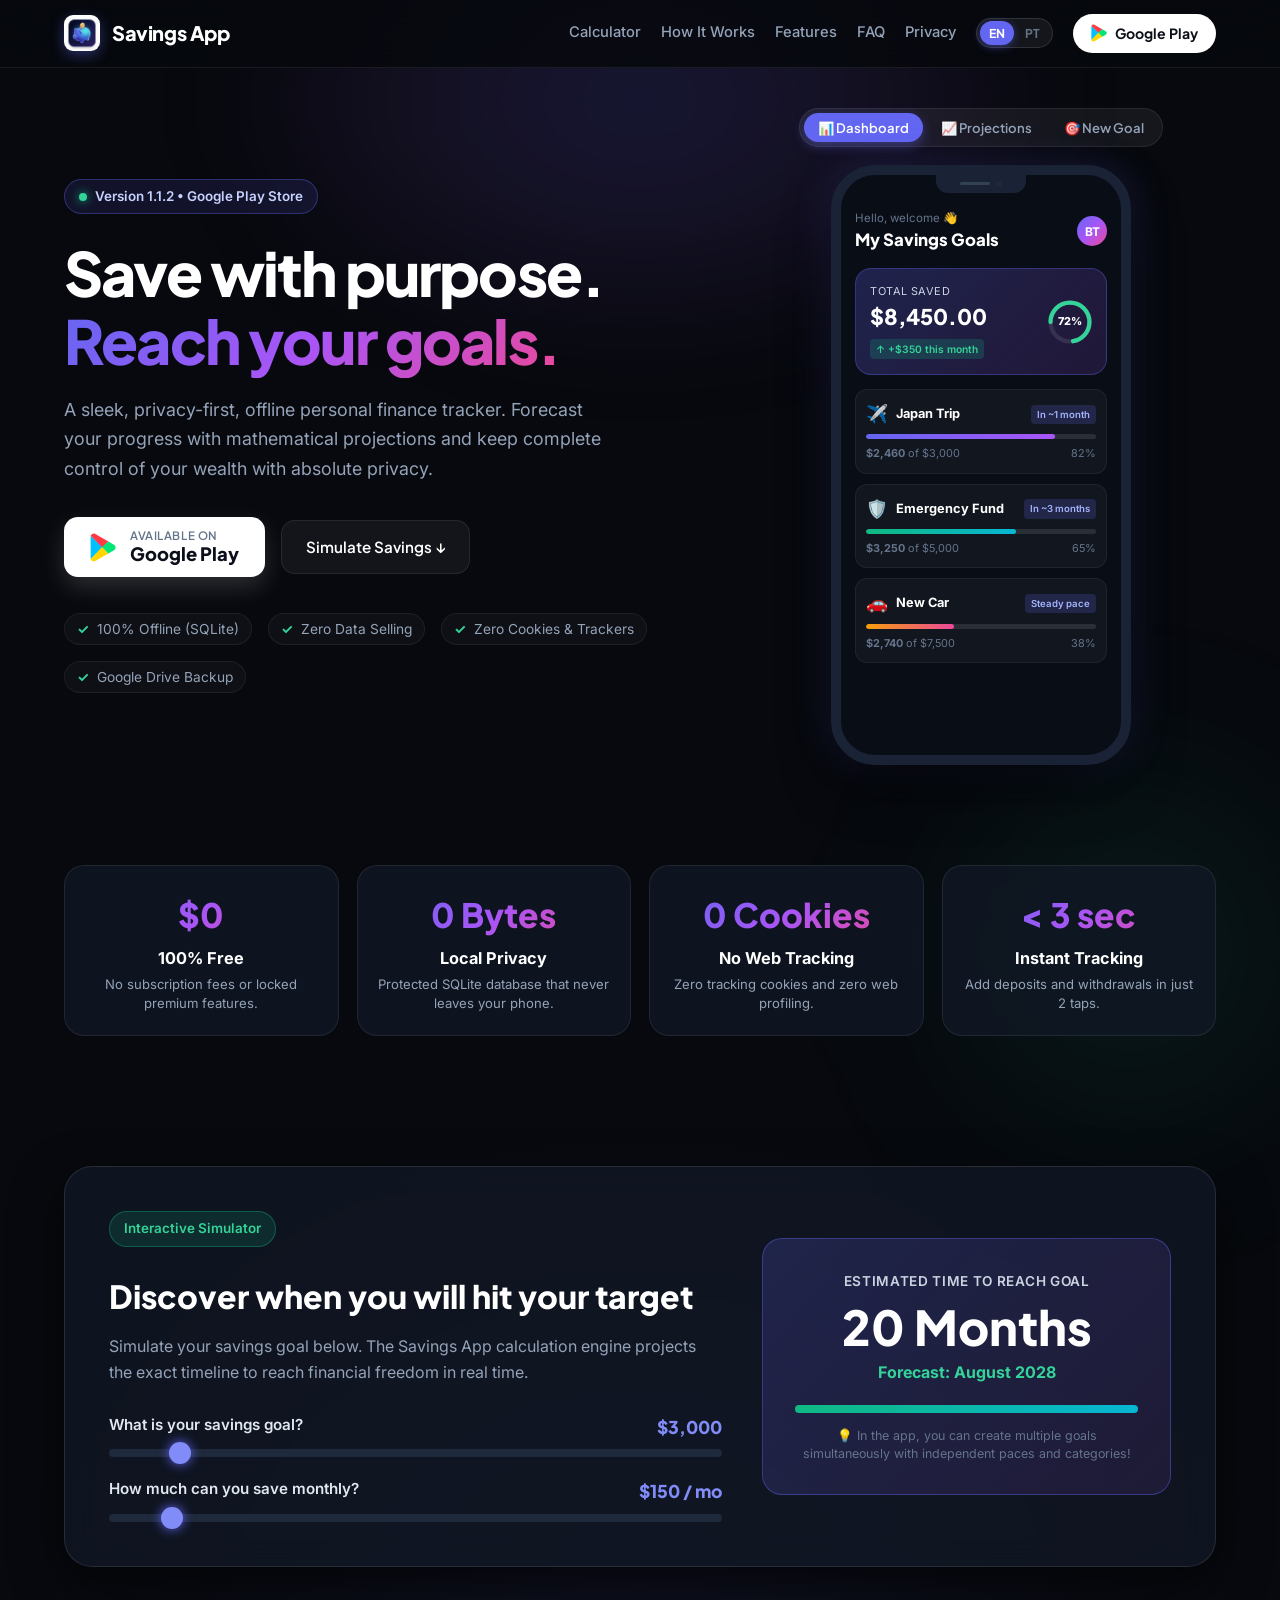
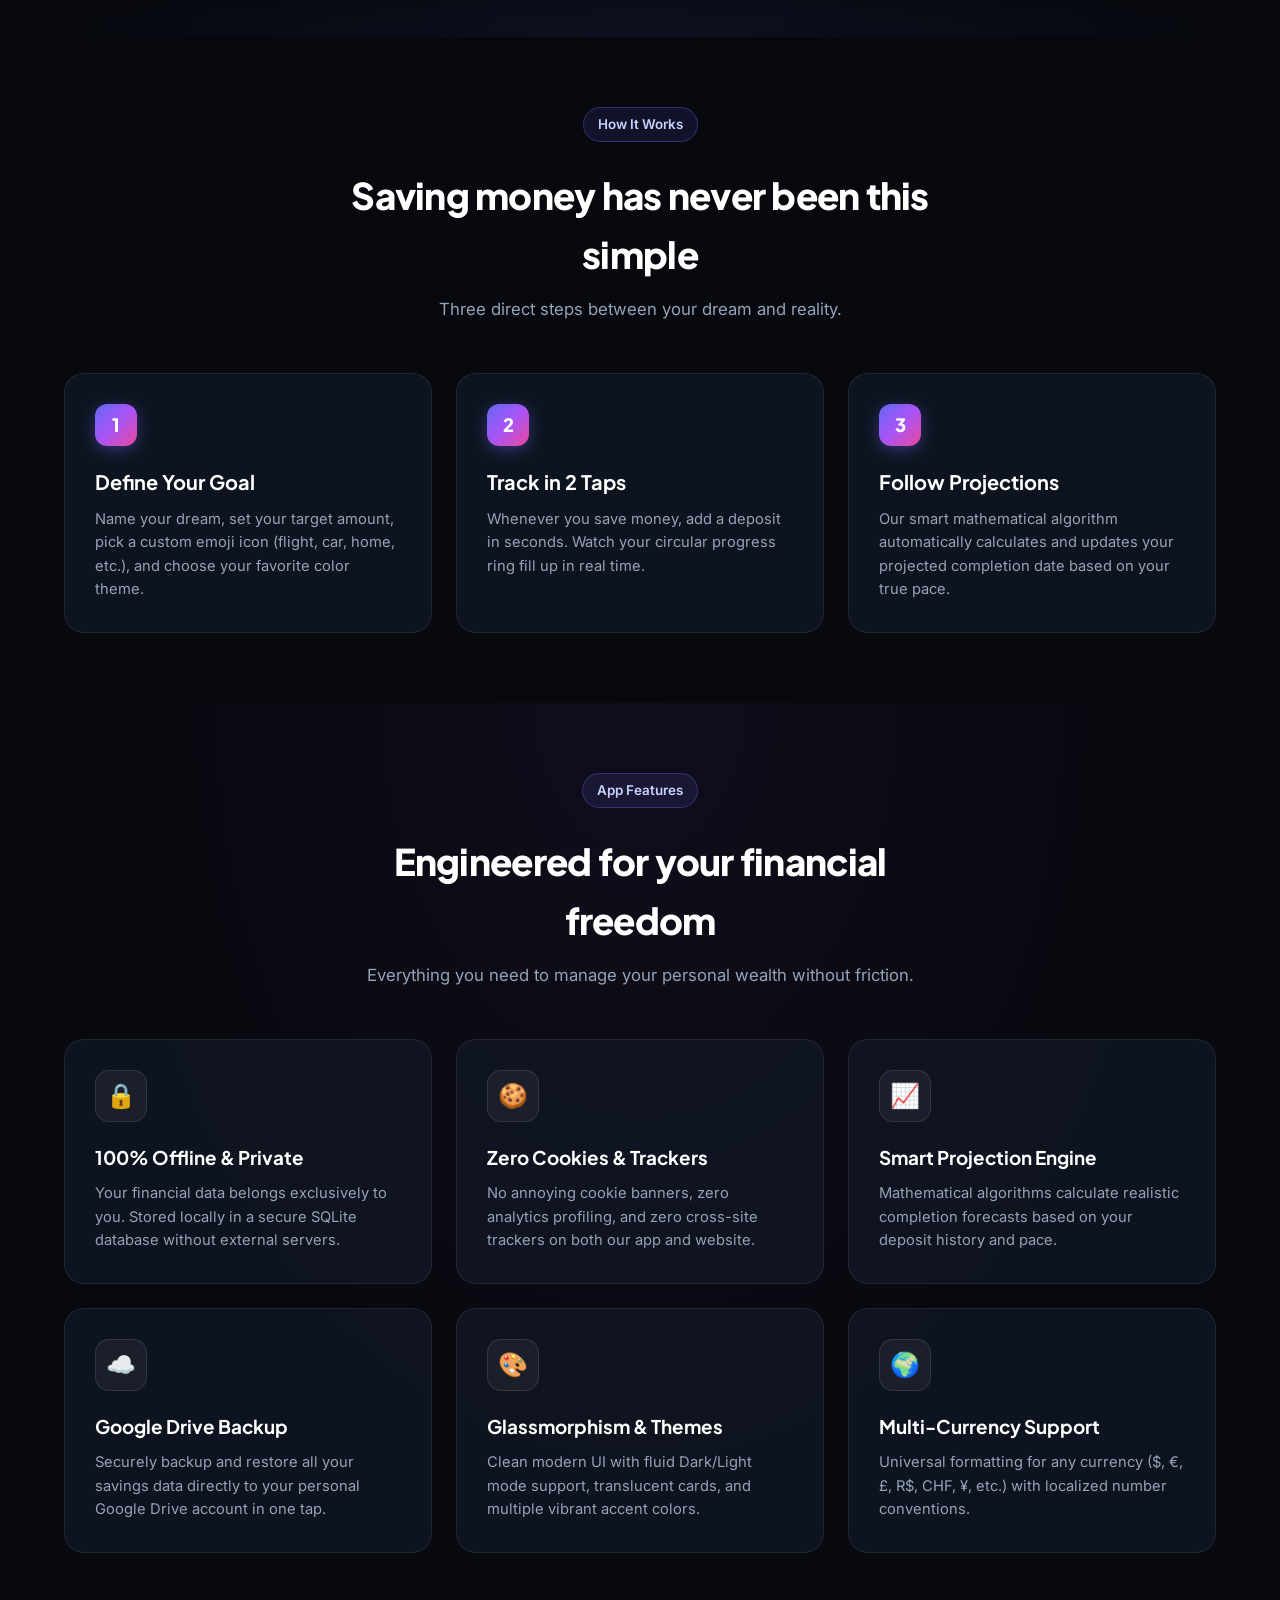
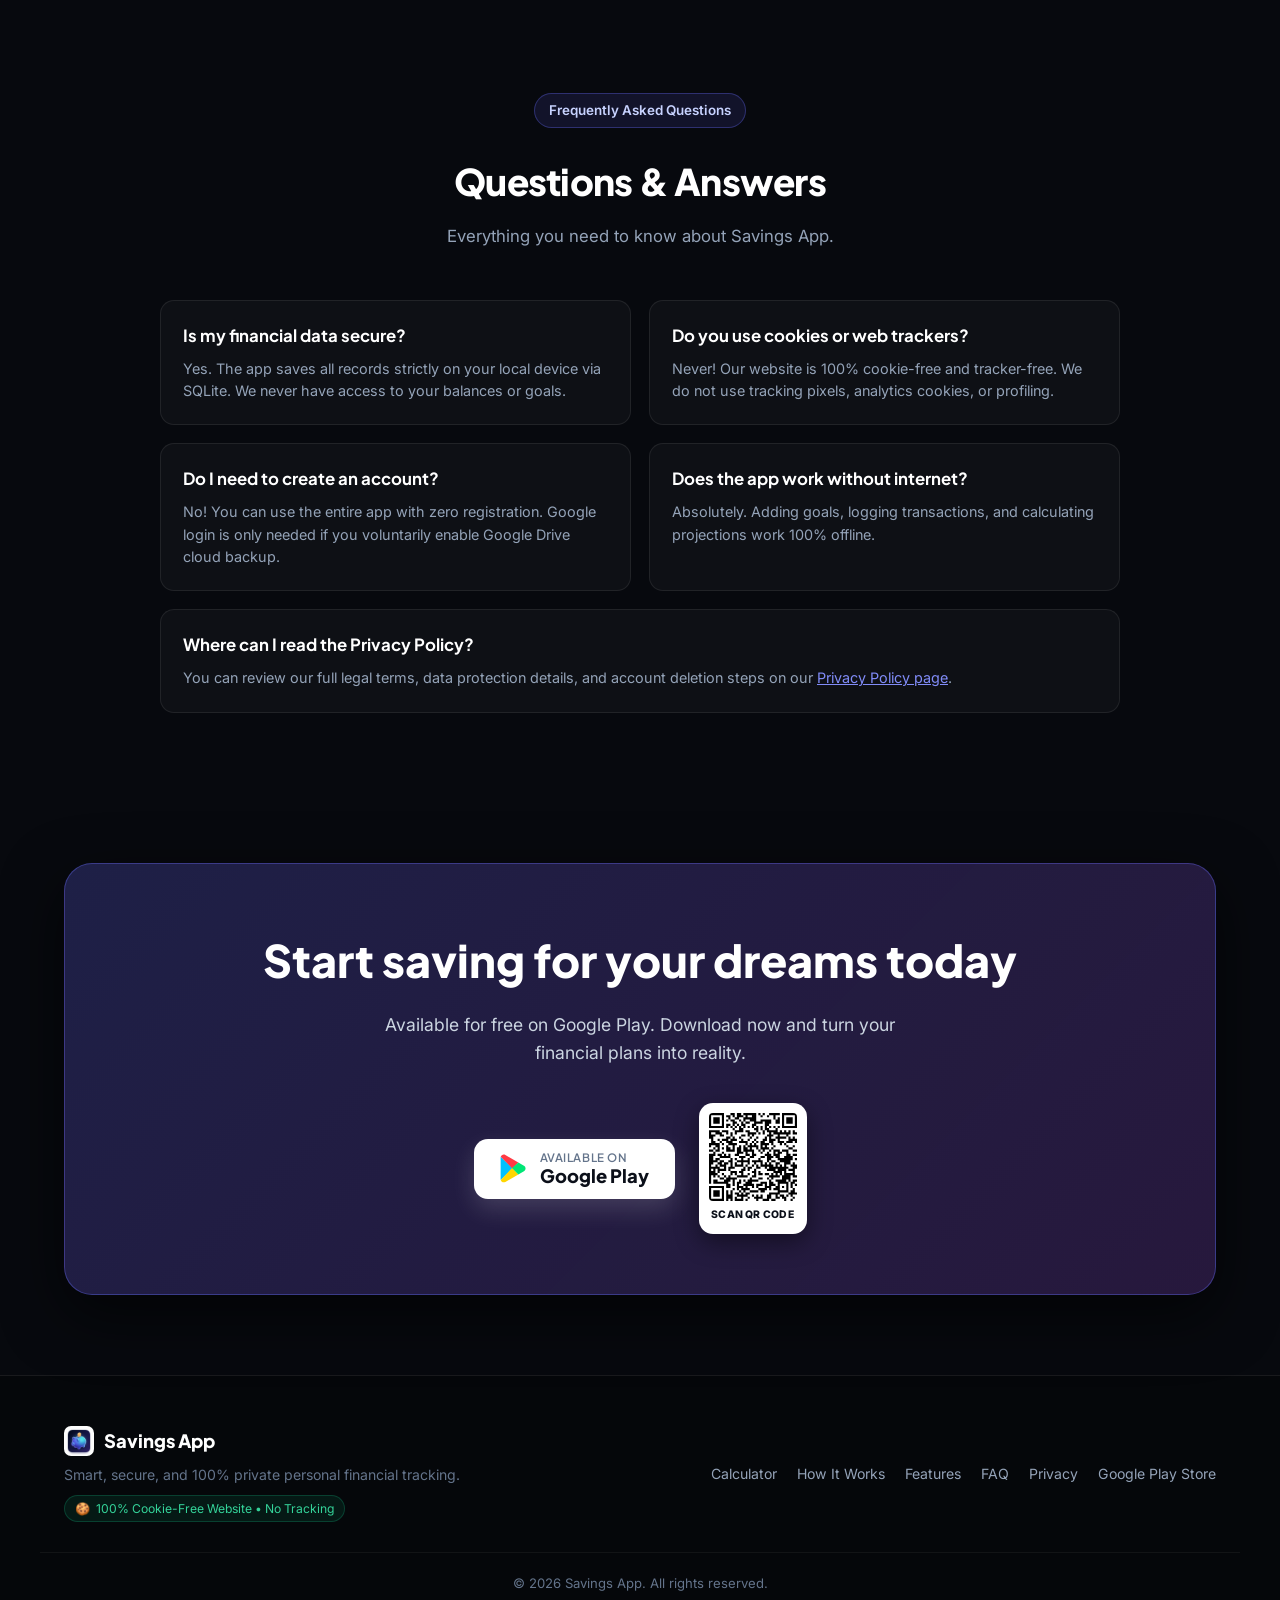
<file: index.html>
<!DOCTYPE html>
<html lang="en">

<head>
    <meta charset="UTF-8">
    <meta name="viewport" content="width=device-width, initial-scale=1.0, maximum-scale=5.0">
    <title id="doc-title">Savings App — Save with purpose. Reach your goals.</title>
    
    <!-- Meta & SEO -->
    <meta id="meta-desc" name="description" content="The offline-first, secure, and smart savings tracker app for Android. 100% Cookie-free website. Set goals, forecast progress with smart projections, and control your wealth.">
    <meta name="keywords" content="savings, savings app, personal finance, financial goals, offline-first, zero cookies, savings calculator, compound interest, google play">
    <meta id="og-title" property="og:title" content="Savings App — Save with purpose">
    <meta id="og-desc" property="og:description" content="Sleek, privacy-first, zero cookies, and intelligent personal finance tracker.">
    <meta property="og:image" content="assets/icon.png">
    
    <!-- Google Fonts -->
    <link rel="preconnect" href="https://fonts.googleapis.com">
    <link rel="preconnect" href="https://fonts.gstatic.com" crossorigin>
    <link href="https://fonts.googleapis.com/css2?family=Plus+Jakarta+Sans:wght@400;500;600;700;800&family=Inter:wght@400;500;600;700&display=swap" rel="stylesheet">
    
    <link rel="icon" type="image/png" href="assets/icon.png">

    <style>
        :root {
            --bg-dark: #07090e;
            --bg-surface: #0e131f;
            --bg-card: rgba(18, 24, 38, 0.75);
            --bg-card-hover: rgba(28, 38, 60, 0.9);
            --border-subtle: rgba(255, 255, 255, 0.08);
            --border-glow: rgba(99, 102, 241, 0.4);
            
            --text-primary: #ffffff;
            --text-secondary: #94a3b8;
            --text-muted: #64748b;
            
            --primary: #6366f1;
            --primary-light: #818cf8;
            --emerald: #10b981;
            --emerald-light: #34d399;
            --purple: #a855f7;
            --pink: #ec4899;
            --amber: #f59e0b;
            --cyan: #06b6d4;

            --grad-primary: linear-gradient(135deg, #6366f1 0%, #a855f7 50%, #ec4899 100%);
            --grad-accent: linear-gradient(135deg, #10b981 0%, #06b6d4 100%);
            --grad-card: linear-gradient(180deg, rgba(255, 255, 255, 0.04) 0%, rgba(255, 255, 255, 0.01) 100%);
            
            --radius-sm: 8px;
            --radius-md: 14px;
            --radius-lg: 20px;
            --radius-xl: 28px;
            --radius-full: 9999px;

            --font-head: 'Plus Jakarta Sans', -apple-system, BlinkMacSystemFont, sans-serif;
            --font-body: 'Inter', -apple-system, BlinkMacSystemFont, sans-serif;
        }

        *, *::before, *::after {
            margin: 0;
            padding: 0;
            box-sizing: border-box;
            -webkit-tap-highlight-color: transparent;
        }

        html {
            scroll-behavior: smooth;
            background-color: var(--bg-dark);
            color: var(--text-primary);
            font-family: var(--font-body);
            overflow-x: hidden;
            width: 100%;
        }

        body {
            background-color: var(--bg-dark);
            color: var(--text-primary);
            min-height: 100vh;
            overflow-x: hidden;
            width: 100%;
            position: relative;
            line-height: 1.6;
        }

        /* Ambient Glow Backgrounds */
        .ambient-glow-1 {
            position: absolute;
            top: -150px;
            left: 50%;
            transform: translateX(-50%);
            width: min(850px, 100vw);
            height: 500px;
            background: radial-gradient(ellipse at center, rgba(99, 102, 241, 0.18) 0%, rgba(168, 85, 247, 0.08) 45%, transparent 70%);
            filter: blur(60px);
            pointer-events: none;
            z-index: 0;
        }

        .ambient-glow-2 {
            position: absolute;
            top: 700px;
            right: -100px;
            width: 500px;
            height: 500px;
            background: radial-gradient(ellipse at center, rgba(16, 185, 129, 0.12) 0%, transparent 70%);
            filter: blur(80px);
            pointer-events: none;
            z-index: 0;
        }

        .container {
            max-width: 1200px;
            margin: 0 auto;
            padding: 0 24px;
            position: relative;
            z-index: 1;
        }

        /* ================= NAVIGATION ================= */
        .navbar {
            background: rgba(7, 9, 14, 0.85);
            backdrop-filter: blur(20px);
            border-bottom: 1px solid var(--border-subtle);
            position: sticky;
            top: 0;
            z-index: 1000;
            padding: 14px 0;
        }

        .nav-wrap {
            display: flex;
            align-items: center;
            justify-content: space-between;
            gap: 16px;
        }

        .nav-brand {
            display: flex;
            align-items: center;
            gap: 12px;
            text-decoration: none;
            color: #ffffff;
            font-family: var(--font-head);
            font-weight: 800;
            font-size: 1.25rem;
            letter-spacing: -0.02em;
        }

        .nav-logo {
            width: 36px;
            height: 36px;
            border-radius: 9px;
            box-shadow: 0 4px 14px rgba(99, 102, 241, 0.4);
            object-fit: cover;
        }

        .nav-menu {
            display: flex;
            align-items: center;
            gap: 20px;
        }

        .nav-link {
            color: var(--text-secondary);
            text-decoration: none;
            font-size: 0.92rem;
            font-weight: 500;
            transition: color 0.2s ease;
        }

        .nav-link:hover {
            color: #ffffff;
        }

        /* Language Switcher */
        .lang-switcher {
            display: inline-flex;
            align-items: center;
            background: rgba(255, 255, 255, 0.06);
            border: 1px solid rgba(255, 255, 255, 0.12);
            border-radius: var(--radius-full);
            padding: 2px 3px;
            gap: 2px;
        }

        .lang-btn {
            background: transparent;
            border: none;
            color: var(--text-muted);
            font-family: var(--font-head);
            font-size: 0.76rem;
            font-weight: 700;
            padding: 4px 9px;
            border-radius: var(--radius-full);
            cursor: pointer;
            transition: all 0.2s ease;
        }

        .lang-btn:hover {
            color: #ffffff;
        }

        .lang-btn.active {
            background: var(--primary);
            color: #ffffff;
            box-shadow: 0 2px 8px rgba(99, 102, 241, 0.45);
        }

        .btn-nav-play {
            background: #ffffff;
            color: #0b0f19;
            font-family: var(--font-head);
            font-weight: 700;
            font-size: 0.88rem;
            padding: 8px 18px;
            border-radius: var(--radius-full);
            text-decoration: none;
            display: inline-flex;
            align-items: center;
            gap: 8px;
            transition: transform 0.2s ease, box-shadow 0.2s ease;
        }

        .btn-nav-play:hover {
            transform: translateY(-1px);
            box-shadow: 0 6px 20px rgba(255, 255, 255, 0.25);
        }

        /* ================= HERO SECTION ================= */
        .hero {
            padding: 40px 0 80px;
            position: relative;
        }

        .hero-grid {
            display: grid;
            grid-template-columns: 1.15fr 0.85fr;
            gap: 48px;
            align-items: center;
        }

        .hero-left {
            display: flex;
            flex-direction: column;
            align-items: flex-start;
        }

        .pill-badge {
            display: inline-flex;
            align-items: center;
            gap: 8px;
            padding: 6px 14px;
            background: rgba(99, 102, 241, 0.12);
            border: 1px solid rgba(99, 102, 241, 0.35);
            border-radius: var(--radius-full);
            color: #c7d2fe;
            font-size: 0.84rem;
            font-weight: 600;
            margin-bottom: 24px;
        }

        .pill-dot {
            width: 8px;
            height: 8px;
            background: var(--emerald-light);
            border-radius: 50%;
            box-shadow: 0 0 10px var(--emerald);
            animation: pulse-dot 2s infinite;
        }

        @keyframes pulse-dot {
            0%, 100% { opacity: 1; transform: scale(1); }
            50% { opacity: 0.4; transform: scale(0.85); }
        }

        .hero-title {
            font-family: var(--font-head);
            font-size: clamp(2.4rem, 4.8vw, 3.8rem);
            font-weight: 800;
            line-height: 1.12;
            letter-spacing: -0.03em;
            margin-bottom: 20px;
        }

        .grad-text {
            background: var(--grad-primary);
            -webkit-background-clip: text;
            -webkit-text-fill-color: transparent;
        }

        .hero-sub {
            font-size: 1.12rem;
            color: var(--text-secondary);
            line-height: 1.65;
            margin-bottom: 34px;
            max-width: 540px;
        }

        .hero-cta-group {
            display: flex;
            align-items: center;
            gap: 16px;
            flex-wrap: wrap;
            margin-bottom: 36px;
        }

        .btn-play-hero {
            background: #ffffff;
            color: #0b0f19;
            padding: 12px 26px;
            border-radius: var(--radius-md);
            text-decoration: none;
            display: inline-flex;
            align-items: center;
            gap: 14px;
            font-family: var(--font-head);
            box-shadow: 0 10px 25px rgba(255, 255, 255, 0.15);
            transition: all 0.25s ease;
        }

        .btn-play-hero:hover {
            transform: translateY(-2px);
            box-shadow: 0 14px 35px rgba(255, 255, 255, 0.3);
        }

        .btn-play-text {
            display: flex;
            flex-direction: column;
            text-align: left;
            line-height: 1.2;
        }

        .btn-play-sub {
            font-size: 0.72rem;
            color: #64748b;
            font-weight: 600;
            text-transform: uppercase;
            letter-spacing: 0.05em;
        }

        .btn-play-main {
            font-size: 1.15rem;
            font-weight: 800;
            color: #0b0f19;
        }

        .btn-secondary {
            background: rgba(255, 255, 255, 0.05);
            border: 1px solid var(--border-subtle);
            color: #ffffff;
            padding: 14px 24px;
            border-radius: var(--radius-md);
            font-family: var(--font-head);
            font-weight: 600;
            font-size: 0.95rem;
            text-decoration: none;
            transition: all 0.2s ease;
        }

        .btn-secondary:hover {
            background: rgba(255, 255, 255, 0.1);
            border-color: rgba(255, 255, 255, 0.2);
        }

        .hero-chips {
            display: flex;
            gap: 16px;
            flex-wrap: wrap;
        }

        .hero-chip {
            display: flex;
            align-items: center;
            gap: 8px;
            font-size: 0.86rem;
            color: var(--text-secondary);
            background: rgba(255, 255, 255, 0.03);
            border: 1px solid rgba(255, 255, 255, 0.06);
            padding: 4px 12px;
            border-radius: var(--radius-full);
        }

        .hero-chip-icon {
            color: var(--emerald-light);
            font-weight: bold;
        }

        /* ================= SMARTPHONE MOCKUP ================= */
        .mockup-container {
            display: flex;
            flex-direction: column;
            align-items: center;
            position: relative;
        }

        .mockup-tabs {
            display: flex;
            background: rgba(255, 255, 255, 0.06);
            padding: 4px;
            border-radius: var(--radius-full);
            margin-bottom: 18px;
            border: 1px solid var(--border-subtle);
            gap: 4px;
        }

        .mockup-tab-btn {
            background: transparent;
            border: none;
            color: var(--text-secondary);
            font-family: var(--font-head);
            font-size: 0.82rem;
            font-weight: 600;
            padding: 6px 14px;
            border-radius: var(--radius-full);
            cursor: pointer;
            transition: all 0.2s ease;
        }

        .mockup-tab-btn.active {
            background: var(--primary);
            color: #ffffff;
            box-shadow: 0 4px 12px rgba(99, 102, 241, 0.4);
        }

        .phone-frame {
            width: 300px;
            height: 600px;
            background: #090d16;
            border: 10px solid #1a2336;
            border-radius: 44px;
            box-shadow: 0 25px 60px -15px rgba(0, 0, 0, 0.9), 0 0 40px rgba(99, 102, 241, 0.2);
            position: relative;
            overflow: hidden;
            display: flex;
            flex-direction: column;
        }

        .phone-island {
            width: 90px;
            height: 18px;
            background: #1a2336;
            border-radius: 0 0 12px 12px;
            margin: 0 auto;
            position: relative;
            z-index: 10;
            display: flex;
            align-items: center;
            justify-content: center;
            gap: 6px;
        }

        .island-speaker {
            width: 30px;
            height: 3px;
            background: #334155;
            border-radius: 2px;
        }

        .island-lens {
            width: 6px;
            height: 6px;
            background: #1e293b;
            border-radius: 50%;
        }

        .phone-body {
            flex: 1;
            padding: 16px 14px;
            display: flex;
            flex-direction: column;
            overflow: hidden;
            position: relative;
        }

        .phone-screen-view {
            display: none;
            flex-direction: column;
            height: 100%;
            animation: fadeIn 0.3s ease;
        }

        .phone-screen-view.active {
            display: flex;
        }

        @keyframes fadeIn {
            from { opacity: 0; transform: translateY(6px); }
            to { opacity: 1; transform: translateY(0); }
        }

        /* Mockup Header */
        .phone-header {
            display: flex;
            justify-content: space-between;
            align-items: center;
            margin-bottom: 14px;
        }

        .phone-user {
            display: flex;
            flex-direction: column;
        }

        .phone-user-sub {
            font-size: 0.72rem;
            color: var(--text-muted);
        }

        .phone-user-title {
            font-size: 1.05rem;
            font-weight: 800;
            font-family: var(--font-head);
            color: #ffffff;
        }

        .phone-avatar {
            width: 30px;
            height: 30px;
            border-radius: 50%;
            background: var(--grad-primary);
            display: flex;
            align-items: center;
            justify-content: center;
            font-size: 0.75rem;
            font-weight: 700;
            color: #fff;
        }

        /* Mockup Total Balance Card */
        .mock-balance-card {
            background: linear-gradient(135deg, rgba(99, 102, 241, 0.25) 0%, rgba(168, 85, 247, 0.15) 100%);
            border: 1px solid rgba(99, 102, 241, 0.35);
            border-radius: 16px;
            padding: 14px;
            margin-bottom: 14px;
            display: flex;
            justify-content: space-between;
            align-items: center;
        }

        .mock-balance-label {
            font-size: 0.68rem;
            color: #cbd5e1;
            text-transform: uppercase;
            letter-spacing: 0.04em;
        }

        .mock-balance-val {
            font-size: 1.35rem;
            font-weight: 800;
            font-family: var(--font-head);
            color: #ffffff;
        }

        .mock-balance-pill {
            display: inline-block;
            font-size: 0.64rem;
            background: rgba(16, 185, 129, 0.2);
            color: #34d399;
            padding: 2px 6px;
            border-radius: 4px;
            font-weight: 600;
            margin-top: 2px;
        }

        /* Mockup Progress Ring */
        .ring-svg-wrap {
            position: relative;
            width: 44px;
            height: 44px;
        }

        .ring-svg {
            transform: rotate(-90deg);
        }

        .ring-circle-bg {
            stroke: rgba(255, 255, 255, 0.1);
        }

        .ring-circle-progress {
            stroke: var(--emerald-light);
            stroke-dasharray: 100, 100;
            stroke-dashoffset: 28;
            stroke-linecap: round;
        }

        .ring-text {
            position: absolute;
            top: 50%;
            left: 50%;
            transform: translate(-50%, -50%);
            font-size: 0.68rem;
            font-weight: 800;
            color: #ffffff;
        }

        /* Mockup Goal Items */
        .mock-items {
            display: flex;
            flex-direction: column;
            gap: 10px;
            overflow-y: auto;
        }

        .mock-item {
            background: rgba(255, 255, 255, 0.04);
            border: 1px solid rgba(255, 255, 255, 0.06);
            border-radius: 12px;
            padding: 10px;
        }

        .mock-item-head {
            display: flex;
            justify-content: space-between;
            align-items: center;
            margin-bottom: 6px;
        }

        .mock-item-left {
            display: flex;
            align-items: center;
            gap: 8px;
        }

        .mock-emoji {
            font-size: 1.1rem;
        }

        .mock-item-name {
            font-size: 0.8rem;
            font-weight: 700;
            color: #ffffff;
        }

        .mock-proj-tag {
            font-size: 0.6rem;
            background: rgba(99, 102, 241, 0.2);
            color: #a5b4fc;
            padding: 2px 6px;
            border-radius: 4px;
            font-weight: 600;
        }

        .mock-bar-wrap {
            height: 5px;
            background: rgba(255, 255, 255, 0.1);
            border-radius: 3px;
            overflow: hidden;
            margin-bottom: 6px;
        }

        .mock-bar-fill {
            height: 100%;
            border-radius: 3px;
        }

        .fill-japan { width: 82%; background: linear-gradient(90deg, #6366f1, #a855f7); }
        .fill-shield { width: 65%; background: linear-gradient(90deg, #10b981, #06b6d4); }
        .fill-car { width: 38%; background: linear-gradient(90deg, #f59e0b, #ec4899); }

        .mock-item-foot {
            display: flex;
            justify-content: space-between;
            font-size: 0.68rem;
            color: var(--text-muted);
        }

        /* Screen 2 Projections */
        .proj-card {
            background: rgba(255, 255, 255, 0.04);
            border: 1px solid rgba(255, 255, 255, 0.08);
            border-radius: 14px;
            padding: 12px;
            margin-bottom: 12px;
        }

        .proj-badge {
            display: inline-block;
            font-size: 0.62rem;
            color: #34d399;
            font-weight: 700;
            text-transform: uppercase;
            margin-bottom: 4px;
        }

        .proj-date {
            font-size: 1.15rem;
            font-weight: 800;
            color: #ffffff;
            margin-bottom: 4px;
        }

        .proj-desc {
            font-size: 0.72rem;
            color: var(--text-secondary);
            line-height: 1.4;
        }

        .history-mini-list {
            display: flex;
            flex-direction: column;
            gap: 6px;
            margin-top: 6px;
        }

        .hist-item {
            display: flex;
            justify-content: space-between;
            font-size: 0.72rem;
            background: rgba(255, 255, 255, 0.02);
            padding: 6px 8px;
            border-radius: 6px;
            color: #cbd5e1;
        }

        .hist-plus {
            color: var(--emerald-light);
            font-weight: 700;
        }

        /* Screen 3 Create Goal */
        .mock-create-form {
            display: flex;
            flex-direction: column;
            gap: 8px;
        }

        .mock-input-box {
            background: rgba(255, 255, 255, 0.04);
            border: 1px solid rgba(255, 255, 255, 0.1);
            border-radius: 8px;
            padding: 8px;
            font-size: 0.72rem;
            color: #cbd5e1;
        }

        .mock-icon-grid {
            display: flex;
            gap: 6px;
            margin: 4px 0;
        }

        .mock-icon-chip {
            background: rgba(255, 255, 255, 0.06);
            border-radius: 6px;
            padding: 6px;
            font-size: 0.9rem;
            cursor: pointer;
        }

        .mock-icon-chip.selected {
            background: rgba(99, 102, 241, 0.4);
            border: 1px solid var(--primary);
        }

        /* ================= STATS SECTION ================= */
        .stats-section {
            padding: 20px 0 60px;
        }

        .stats-grid {
            display: grid;
            grid-template-columns: repeat(4, 1fr);
            gap: 18px;
        }

        .stat-card {
            background: var(--bg-card);
            border: 1px solid var(--border-subtle);
            border-radius: var(--radius-lg);
            padding: 22px 18px;
            text-align: center;
            backdrop-filter: blur(10px);
            transition: transform 0.2s ease;
        }

        .stat-card:hover {
            transform: translateY(-3px);
            border-color: rgba(99, 102, 241, 0.3);
        }

        .stat-number {
            font-family: var(--font-head);
            font-size: 2.1rem;
            font-weight: 800;
            background: var(--grad-primary);
            -webkit-background-clip: text;
            -webkit-text-fill-color: transparent;
            margin-bottom: 4px;
        }

        .stat-label {
            font-weight: 700;
            font-size: 1.02rem;
            margin-bottom: 4px;
            color: #ffffff;
        }

        .stat-sub {
            font-size: 0.82rem;
            color: var(--text-secondary);
            line-height: 1.45;
        }

        /* ================= INTERACTIVE CALCULATOR ================= */
        .calculator-section {
            padding: 70px 0;
            background: radial-gradient(ellipse at bottom, rgba(99, 102, 241, 0.08) 0%, transparent 70%);
        }

        .calc-wrapper {
            background: var(--bg-card);
            border: 1px solid rgba(255, 255, 255, 0.1);
            border-radius: var(--radius-xl);
            padding: 44px;
            backdrop-filter: blur(16px);
            display: grid;
            grid-template-columns: 1.2fr 0.8fr;
            gap: 40px;
            align-items: center;
            box-shadow: 0 20px 50px rgba(0, 0, 0, 0.6);
        }

        .calc-left h2 {
            font-family: var(--font-head);
            font-size: 2rem;
            font-weight: 800;
            margin-bottom: 12px;
            color: #ffffff;
        }

        .calc-left p {
            color: var(--text-secondary);
            font-size: 1rem;
            margin-bottom: 28px;
            line-height: 1.6;
        }

        .calc-control-group {
            display: flex;
            flex-direction: column;
            gap: 20px;
        }

        .calc-control {
            display: flex;
            flex-direction: column;
            gap: 8px;
        }

        .calc-label-row {
            display: flex;
            justify-content: space-between;
            font-weight: 600;
            font-size: 0.95rem;
            color: #e2e8f0;
        }

        .calc-val-display {
            color: var(--primary-light);
            font-family: var(--font-head);
            font-weight: 800;
            font-size: 1.1rem;
        }

        .range-slider {
            width: 100%;
            height: 8px;
            border-radius: 4px;
            background: #1e293b;
            outline: none;
            -webkit-appearance: none;
            cursor: pointer;
        }

        .range-slider::-webkit-slider-thumb {
            -webkit-appearance: none;
            width: 22px;
            height: 22px;
            border-radius: 50%;
            background: var(--primary-light);
            cursor: pointer;
            box-shadow: 0 0 12px var(--primary);
            transition: transform 0.1s;
        }

        .range-slider::-webkit-slider-thumb:hover {
            transform: scale(1.15);
        }

        .calc-result-box {
            background: linear-gradient(135deg, rgba(99, 102, 241, 0.2) 0%, rgba(168, 85, 247, 0.1) 100%);
            border: 1px solid rgba(99, 102, 241, 0.4);
            border-radius: var(--radius-lg);
            padding: 32px;
            text-align: center;
            display: flex;
            flex-direction: column;
            align-items: center;
            justify-content: center;
        }

        .calc-res-label {
            font-size: 0.85rem;
            text-transform: uppercase;
            letter-spacing: 0.05em;
            color: #cbd5e1;
            font-weight: 600;
            margin-bottom: 8px;
        }

        .calc-res-months {
            font-family: var(--font-head);
            font-size: 3rem;
            font-weight: 800;
            color: #ffffff;
            line-height: 1.1;
            margin-bottom: 6px;
        }

        .calc-res-date {
            font-size: 1rem;
            color: var(--emerald-light);
            font-weight: 700;
            margin-bottom: 20px;
        }

        .calc-prog-bar-wrap {
            width: 100%;
            height: 8px;
            background: rgba(255, 255, 255, 0.1);
            border-radius: 4px;
            overflow: hidden;
            margin-bottom: 14px;
        }

        .calc-prog-bar-fill {
            width: 100%;
            height: 100%;
            background: var(--grad-accent);
            animation: pulse-bar 2s infinite ease-in-out;
        }

        @keyframes pulse-bar {
            0%, 100% { opacity: 0.85; }
            50% { opacity: 1; }
        }

        .calc-note {
            font-size: 0.78rem;
            color: var(--text-muted);
            line-height: 1.4;
        }

        /* ================= 3 STEPS HOW IT WORKS ================= */
        .steps-section {
            padding: 70px 0;
        }

        .section-head {
            text-align: center;
            max-width: 640px;
            margin: 0 auto 50px;
        }

        .section-title {
            font-family: var(--font-head);
            font-size: 2.3rem;
            font-weight: 800;
            letter-spacing: -0.02em;
            margin-bottom: 12px;
            color: #ffffff;
        }

        .section-desc {
            font-size: 1.05rem;
            color: var(--text-secondary);
        }

        .steps-grid {
            display: grid;
            grid-template-columns: repeat(3, 1fr);
            gap: 24px;
        }

        .step-card {
            background: var(--bg-card);
            border: 1px solid var(--border-subtle);
            border-radius: var(--radius-lg);
            padding: 30px;
            position: relative;
            transition: transform 0.2s ease, border-color 0.2s ease;
        }

        .step-card:hover {
            transform: translateY(-4px);
            border-color: rgba(99, 102, 241, 0.35);
        }

        .step-num-badge {
            width: 42px;
            height: 42px;
            background: var(--grad-primary);
            color: #ffffff;
            font-family: var(--font-head);
            font-weight: 800;
            font-size: 1.15rem;
            border-radius: 12px;
            display: flex;
            align-items: center;
            justify-content: center;
            margin-bottom: 20px;
            box-shadow: 0 4px 15px rgba(99, 102, 241, 0.4);
        }

        .step-card h3 {
            font-family: var(--font-head);
            font-size: 1.25rem;
            font-weight: 700;
            margin-bottom: 10px;
            color: #ffffff;
        }

        .step-card p {
            color: var(--text-secondary);
            font-size: 0.92rem;
            line-height: 1.6;
        }

        /* ================= FEATURES GRID ================= */
        .features-section {
            padding: 70px 0;
            background: radial-gradient(ellipse at top, rgba(168, 85, 247, 0.06) 0%, transparent 60%);
        }

        .cards-grid {
            display: grid;
            grid-template-columns: repeat(3, 1fr);
            gap: 24px;
        }

        .card-feature {
            background: var(--bg-card);
            border: 1px solid var(--border-subtle);
            border-radius: var(--radius-lg);
            padding: 30px;
            transition: all 0.25s ease;
        }

        .card-feature:hover {
            transform: translateY(-4px);
            background: var(--bg-card-hover);
            border-color: var(--border-glow);
            box-shadow: 0 12px 30px rgba(99, 102, 241, 0.15);
        }

        .feature-icon-circle {
            width: 52px;
            height: 52px;
            background: rgba(255, 255, 255, 0.05);
            border: 1px solid rgba(255, 255, 255, 0.1);
            border-radius: 14px;
            display: flex;
            align-items: center;
            justify-content: center;
            font-size: 1.5rem;
            margin-bottom: 20px;
        }

        .card-feature h3 {
            font-family: var(--font-head);
            font-size: 1.18rem;
            font-weight: 700;
            margin-bottom: 10px;
            color: #ffffff;
        }

        .card-feature p {
            color: var(--text-secondary);
            font-size: 0.92rem;
            line-height: 1.6;
        }

        /* ================= CTA BANNER ================= */
        .cta-section {
            padding: 80px 0;
        }

        .cta-card {
            background: linear-gradient(135deg, rgba(99, 102, 241, 0.25) 0%, rgba(168, 85, 247, 0.2) 100%);
            border: 1px solid rgba(99, 102, 241, 0.4);
            border-radius: var(--radius-xl);
            padding: 60px 40px;
            text-align: center;
            position: relative;
            overflow: hidden;
            box-shadow: 0 20px 60px rgba(0, 0, 0, 0.6);
        }

        .cta-card h2 {
            font-family: var(--font-head);
            font-size: clamp(2rem, 3.6vw, 2.8rem);
            font-weight: 800;
            margin-bottom: 16px;
            color: #ffffff;
        }

        .cta-card p {
            font-size: 1.1rem;
            color: #cbd5e1;
            max-width: 560px;
            margin: 0 auto 36px;
            line-height: 1.6;
        }

        .cta-actions-wrap {
            display: flex;
            align-items: center;
            justify-content: center;
            gap: 24px;
            flex-wrap: wrap;
        }

        .qr-card-box {
            background: #ffffff;
            border-radius: var(--radius-md);
            padding: 10px;
            display: flex;
            flex-direction: column;
            align-items: center;
            gap: 6px;
            box-shadow: 0 8px 24px rgba(0, 0, 0, 0.45);
            text-decoration: none;
            transition: transform 0.2s ease, box-shadow 0.2s ease;
        }

        .qr-card-box:hover {
            transform: scale(1.04);
            box-shadow: 0 12px 30px rgba(99, 102, 241, 0.35);
        }

        .qr-card-box img,
        .qr-card-box svg {
            width: 88px;
            height: 88px;
            display: block;
            border-radius: 4px;
        }

        .qr-card-text {
            font-size: 0.65rem;
            color: #0b0f19;
            font-weight: 800;
            text-transform: uppercase;
            letter-spacing: 0.02em;
        }

        /* ================= FAQ SECTION ================= */
        .faq-section {
            padding: 70px 0;
        }

        .faq-grid {
            display: grid;
            grid-template-columns: repeat(2, 1fr);
            gap: 18px;
            max-width: 960px;
            margin: 0 auto;
        }

        .faq-box {
            background: rgba(255, 255, 255, 0.03);
            border: 1px solid var(--border-subtle);
            border-radius: var(--radius-md);
            padding: 22px;
        }

        .faq-box h4 {
            font-family: var(--font-head);
            font-size: 1.05rem;
            font-weight: 700;
            margin-bottom: 8px;
            color: #ffffff;
        }

        .faq-box p {
            color: var(--text-secondary);
            font-size: 0.9rem;
            line-height: 1.55;
        }

        /* ================= FOOTER ================= */
        .footer {
            background: #05070a;
            border-top: 1px solid var(--border-subtle);
            padding: 50px 0 30px;
            color: var(--text-muted);
        }

        .footer-wrap {
            display: flex;
            justify-content: space-between;
            align-items: center;
            flex-wrap: wrap;
            gap: 24px;
            padding-bottom: 30px;
        }

        .footer-brand {
            display: flex;
            flex-direction: column;
            gap: 8px;
        }

        .footer-brand-title {
            display: flex;
            align-items: center;
            gap: 10px;
            font-family: var(--font-head);
            font-weight: 800;
            font-size: 1.15rem;
            color: #ffffff;
        }

        .footer-logo {
            width: 30px;
            height: 30px;
            border-radius: 7px;
            object-fit: cover;
        }

        .cookie-badge {
            display: inline-flex;
            align-items: center;
            gap: 6px;
            font-size: 0.76rem;
            color: var(--emerald-light);
            background: rgba(16, 185, 129, 0.1);
            border: 1px solid rgba(16, 185, 129, 0.25);
            padding: 3px 10px;
            border-radius: var(--radius-full);
            width: fit-content;
        }

        .footer-nav {
            display: flex;
            gap: 20px;
            flex-wrap: wrap;
        }

        .footer-nav a {
            color: var(--text-secondary);
            text-decoration: none;
            font-size: 0.88rem;
            transition: color 0.2s ease;
        }

        .footer-nav a:hover {
            color: #ffffff;
        }

        .footer-copy {
            padding-top: 20px;
            border-top: 1px solid rgba(255, 255, 255, 0.05);
            text-align: center;
            font-size: 0.82rem;
        }

        /* ================= MOBILE RESPONSIVENESS ================= */
        @media (max-width: 1024px) {
            .hero-grid {
                grid-template-columns: 1fr;
                text-align: center;
                gap: 40px;
            }

            .hero-left {
                align-items: center;
            }

            .hero-sub {
                margin-left: auto;
                margin-right: auto;
            }

            .hero-cta-group {
                justify-content: center;
            }

            .hero-chips {
                justify-content: center;
            }

            .calc-wrapper {
                grid-template-columns: 1fr;
            }

            .cards-grid {
                grid-template-columns: repeat(2, 1fr);
            }

            .steps-grid {
                grid-template-columns: 1fr;
            }

            .stats-grid {
                grid-template-columns: repeat(2, 1fr);
            }
        }

        @media (max-width: 768px) {
            .navbar {
                padding: 10px 0;
            }

            .nav-menu .nav-link {
                display: none;
            }

            .hero {
                padding: 24px 0 50px;
            }

            .hero-title {
                font-size: 2.2rem;
            }

            .stats-grid {
                grid-template-columns: 1fr;
                gap: 12px;
            }

            .stat-card {
                padding: 16px;
            }

            .cards-grid {
                grid-template-columns: 1fr;
            }

            .faq-grid {
                grid-template-columns: 1fr;
            }

            .qr-card-box {
                display: none;
            }

            .footer-wrap {
                flex-direction: column;
                text-align: center;
            }

            .footer-brand-title {
                justify-content: center;
            }

            .cookie-badge {
                margin: 0 auto;
            }

            .footer-nav {
                justify-content: center;
                gap: 14px;
            }
        }
    </style>
</head>

<body>
    <!-- Background Glows -->
    <div class="ambient-glow-1"></div>
    <div class="ambient-glow-2"></div>

    <!-- Navigation Bar -->
    <nav class="navbar">
        <div class="container nav-wrap">
            <a href="index.html" class="nav-brand">
                <img src="assets/icon.png" alt="Savings App Icon" class="nav-logo" width="34" height="34">
                <span>Savings App</span>
            </a>
            <div class="nav-menu">
                <a href="#calculator" class="nav-link" data-i18n="navCalculator">Calculator</a>
                <a href="#how-it-works" class="nav-link" data-i18n="navHowItWorks">How It Works</a>
                <a href="#features" class="nav-link" data-i18n="navFeatures">Features</a>
                <a href="#faq" class="nav-link" data-i18n="navFaq">FAQ</a>
                <a href="privacy.html" class="nav-link" data-i18n="navPrivacy">Privacy</a>

                <!-- Language Switcher -->
                <div class="lang-switcher" aria-label="Language Selector">
                    <button type="button" class="lang-btn active" onclick="setLanguage('en')" id="lang-btn-en">EN</button>
                    <button type="button" class="lang-btn" onclick="setLanguage('pt')" id="lang-btn-pt">PT</button>
                </div>

                <a href="https://play.google.com/store/apps/details?id=com.bl.labs.savingsapp&hl=en-US&ah=6nPZxW0zlEnfRpXyiW2CA1B0YsE" target="_blank" rel="noopener noreferrer" class="btn-nav-play">
                    <img src="assets/google-play.svg" alt="Google Play Logo" width="16" height="18" style="display: block;">
                    <span>Google Play</span>
                </a>
            </div>
        </div>
    </nav>

    <!-- Hero Section -->
    <header class="hero">
        <div class="container hero-grid">
            <div class="hero-left">
                <div class="pill-badge">
                    <span class="pill-dot"></span>
                    <span data-i18n="heroPill">Version 1.1.2 • Google Play Store</span>
                </div>
                <h1 class="hero-title" data-i18n-html="heroTitle">
                    Save with purpose. <br>
                    <span class="grad-text">Reach your goals.</span>
                </h1>
                <p class="hero-sub" data-i18n="heroSub">
                    A sleek, privacy-first, offline personal finance tracker. Forecast your progress with mathematical projections and keep complete control of your wealth with absolute privacy.
                </p>
                <div class="hero-cta-group">
                    <a href="https://play.google.com/store/apps/details?id=com.bl.labs.savingsapp&hl=en-US&ah=6nPZxW0zlEnfRpXyiW2CA1B0YsE" target="_blank" rel="noopener noreferrer" class="btn-play-hero">
                        <img src="assets/google-play.svg" alt="Google Play Logo" width="26" height="29" style="display: block; flex-shrink: 0;">
                        <div class="btn-play-text">
                            <span class="btn-play-sub" data-i18n="btnAvailableOn">Available on</span>
                            <span class="btn-play-main">Google Play</span>
                        </div>
                    </a>
                    <a href="#calculator" class="btn-secondary" data-i18n="btnSimulate">Simulate Savings ↓</a>
                </div>
                <div class="hero-chips">
                    <div class="hero-chip">
                        <span class="hero-chip-icon">✓</span>
                        <span data-i18n="chipOffline">100% Offline (SQLite)</span>
                    </div>
                    <div class="hero-chip">
                        <span class="hero-chip-icon">✓</span>
                        <span data-i18n="chipNoDataSale">Zero Data Selling</span>
                    </div>
                    <div class="hero-chip">
                        <span class="hero-chip-icon">✓</span>
                        <span data-i18n="chipZeroCookies">Zero Cookies & Trackers</span>
                    </div>
                    <div class="hero-chip">
                        <span class="hero-chip-icon">✓</span>
                        <span data-i18n="chipDriveBackup">Google Drive Backup</span>
                    </div>
                </div>
            </div>

            <!-- Interactive Smartphone Mockup with Switcher -->
            <div class="mockup-container">
                <!-- Switcher Tabs -->
                <div class="mockup-tabs">
                    <button type="button" class="mockup-tab-btn active" onclick="switchMockTab('dashboard')" data-i18n="tabDashboard">📊 Dashboard</button>
                    <button type="button" class="mockup-tab-btn" onclick="switchMockTab('projections')" data-i18n="tabProjections">📈 Projections</button>
                    <button type="button" class="mockup-tab-btn" onclick="switchMockTab('create')" data-i18n="tabNewGoal">🎯 New Goal</button>
                </div>

                <!-- Phone Frame -->
                <div class="phone-frame">
                    <div class="phone-island">
                        <div class="island-speaker"></div>
                        <div class="island-lens"></div>
                    </div>
                    <div class="phone-body">
                        <!-- VIEW 1: DASHBOARD -->
                        <div id="view-dashboard" class="phone-screen-view active">
                            <div class="phone-header">
                                <div class="phone-user">
                                    <span class="phone-user-sub" data-i18n="mockUserSub">Hello, welcome 👋</span>
                                    <span class="phone-user-title" data-i18n="mockUserTitle">My Savings Goals</span>
                                </div>
                                <div class="phone-avatar">BT</div>
                            </div>

                            <div class="mock-balance-card">
                                <div>
                                    <div class="mock-balance-label" data-i18n="mockTotalSavedLabel">Total Saved</div>
                                    <div class="mock-balance-val">$8,450.00</div>
                                    <div class="mock-balance-pill" data-i18n="mockSavedPill">↑ +$350 this month</div>
                                </div>
                                <div class="ring-svg-wrap">
                                    <svg class="ring-svg" width="44" height="44" viewBox="0 0 36 36">
                                        <path class="ring-circle-bg" stroke-width="3.5" fill="none" d="M18 2.0845 a 15.9155 15.9155 0 0 1 0 31.831 a 15.9155 15.9155 0 0 1 0 -31.831" />
                                        <path class="ring-circle-progress" stroke-width="3.5" fill="none" d="M18 2.0845 a 15.9155 15.9155 0 0 1 0 31.831 a 15.9155 15.9155 0 0 1 0 -31.831" />
                                    </svg>
                                    <span class="ring-text">72%</span>
                                </div>
                            </div>

                            <div class="mock-items">
                                <div class="mock-item">
                                    <div class="mock-item-head">
                                        <div class="mock-item-left">
                                            <div class="mock-emoji">✈️</div>
                                            <div class="mock-item-name" data-i18n="mockGoal1Name">Japan Trip</div>
                                        </div>
                                        <span class="mock-proj-tag" data-i18n="mockGoal1Tag">In ~1 month</span>
                                    </div>
                                    <div class="mock-bar-wrap"><div class="mock-bar-fill fill-japan"></div></div>
                                    <div class="mock-item-foot">
                                        <span data-i18n-html="mockGoal1Foot"><strong>$2,460</strong> of $3,000</span>
                                        <span>82%</span>
                                    </div>
                                </div>

                                <div class="mock-item">
                                    <div class="mock-item-head">
                                        <div class="mock-item-left">
                                            <div class="mock-emoji">🛡️</div>
                                            <div class="mock-item-name" data-i18n="mockGoal2Name">Emergency Fund</div>
                                        </div>
                                        <span class="mock-proj-tag" data-i18n="mockGoal2Tag">In ~3 months</span>
                                    </div>
                                    <div class="mock-bar-wrap"><div class="mock-bar-fill fill-shield"></div></div>
                                    <div class="mock-item-foot">
                                        <span data-i18n-html="mockGoal2Foot"><strong>$3,250</strong> of $5,000</span>
                                        <span>65%</span>
                                    </div>
                                </div>

                                <div class="mock-item">
                                    <div class="mock-item-head">
                                        <div class="mock-item-left">
                                            <div class="mock-emoji">🚗</div>
                                            <div class="mock-item-name" data-i18n="mockGoal3Name">New Car</div>
                                        </div>
                                        <span class="mock-proj-tag" data-i18n="mockGoal3Tag">Steady pace</span>
                                    </div>
                                    <div class="mock-bar-wrap"><div class="mock-bar-fill fill-car"></div></div>
                                    <div class="mock-item-foot">
                                        <span data-i18n-html="mockGoal3Foot"><strong>$2,740</strong> of $7,500</span>
                                        <span>38%</span>
                                    </div>
                                </div>
                            </div>
                        </div>

                        <!-- VIEW 2: PROJECTIONS -->
                        <div id="view-projections" class="phone-screen-view">
                            <div class="phone-header">
                                <div class="phone-user">
                                    <span class="phone-user-sub" data-i18n="mockProjHeaderSub">Japan Trip ✈️</span>
                                    <span class="phone-user-title" data-i18n="mockProjHeaderTitle">Projection Analysis</span>
                                </div>
                                <div class="mock-proj-tag">82%</div>
                            </div>

                            <div class="proj-card">
                                <span class="proj-badge" data-i18n="mockProjBadge">🎯 Estimated Completion</span>
                                <div class="proj-date" data-i18n="mockProjDate">November 2026</div>
                                <p class="proj-desc" data-i18n="mockProjDesc">Keeping your deposit pace (+$180/mo), this goal will be achieved before the initial deadline!</p>
                            </div>

                            <div style="font-size: 0.72rem; color: #94a3b8; font-weight: 700; text-transform: uppercase;" data-i18n="mockRecentDeposits">Recent Deposits</div>
                            <div class="history-mini-list">
                                <div class="hist-item">
                                    <span data-i18n="mockDep1">Monthly Deposit</span>
                                    <span class="hist-plus">+$200.00</span>
                                </div>
                                <div class="hist-item">
                                    <span data-i18n="mockDep2">Extra Savings</span>
                                    <span class="hist-plus">+$150.00</span>
                                </div>
                                <div class="hist-item">
                                    <span data-i18n="mockDep3">Item Sold</span>
                                    <span class="hist-plus">+$60.00</span>
                                </div>
                            </div>
                        </div>

                        <!-- VIEW 3: CREATE GOAL -->
                        <div id="view-create" class="phone-screen-view">
                            <div class="phone-header">
                                <div class="phone-user">
                                    <span class="phone-user-sub" data-i18n="mockNewGoalSub">New Target</span>
                                    <span class="phone-user-title" data-i18n="mockNewGoalTitle">Create Goal</span>
                                </div>
                            </div>

                            <div class="mock-create-form">
                                <div class="mock-input-box" data-i18n="mockGoalNamePlaceholder">📝 Name: Coding Bootcamp</div>
                                <div class="mock-input-box" data-i18n="mockGoalTargetPlaceholder">💵 Target: $1,200.00</div>
                                <div style="font-size: 0.68rem; color: #94a3b8; font-weight: 600;" data-i18n="mockPickIcon">Choose an Icon:</div>
                                <div class="mock-icon-grid">
                                    <div class="mock-icon-chip selected">💻</div>
                                    <div class="mock-icon-chip">🏋️</div>
                                    <div class="mock-icon-chip">🎓</div>
                                    <div class="mock-icon-chip">🏠</div>
                                    <div class="mock-icon-chip">🚀</div>
                                </div>
                                <div style="background: var(--primary); color: #fff; padding: 8px; border-radius: 8px; text-align: center; font-size: 0.75rem; font-weight: 700; margin-top: 4px;" data-i18n="mockSaveGoalBtn">
                                    Save Goal ✨
                                </div>
                            </div>
                        </div>
                    </div>
                </div>
            </div>
        </div>
    </header>

    <!-- Trust Stats Banner -->
    <section class="stats-section">
        <div class="container">
            <div class="stats-grid">
                <div class="stat-card">
                    <div class="stat-number" data-i18n="stat1Num">$0</div>
                    <div class="stat-label" data-i18n="stat1Label">100% Free</div>
                    <div class="stat-sub" data-i18n="stat1Sub">No subscription fees or locked premium features.</div>
                </div>
                <div class="stat-card">
                    <div class="stat-number" data-i18n="stat2Num">0 Bytes</div>
                    <div class="stat-label" data-i18n="stat2Label">Local Privacy</div>
                    <div class="stat-sub" data-i18n="stat2Sub">Protected SQLite database that never leaves your phone.</div>
                </div>
                <div class="stat-card">
                    <div class="stat-number" data-i18n="statCookieNum">0 Cookies</div>
                    <div class="stat-label" data-i18n="statCookieLabel">No Web Tracking</div>
                    <div class="stat-sub" data-i18n="statCookieSub">Zero tracking cookies and zero web profiling.</div>
                </div>
                <div class="stat-card">
                    <div class="stat-number" data-i18n="stat3Num">&lt; 3 sec</div>
                    <div class="stat-label" data-i18n="stat3Label">Instant Tracking</div>
                    <div class="stat-sub" data-i18n="stat3Sub">Add deposits and withdrawals in just 2 taps.</div>
                </div>
            </div>
        </div>
    </section>

    <!-- Interactive Savings Calculator -->
    <section id="calculator" class="calculator-section">
        <div class="container">
            <div class="calc-wrapper">
                <div class="calc-left">
                    <div class="pill-badge" style="background: rgba(16, 185, 129, 0.15); border-color: rgba(16, 185, 129, 0.35); color: #34d399;" data-i18n="calcPill">
                        Interactive Simulator
                    </div>
                    <h2 data-i18n="calcTitle">Discover when you will hit your target</h2>
                    <p data-i18n="calcDesc">Simulate your savings goal below. The Savings App calculation engine projects the exact timeline to reach financial freedom in real time.</p>

                    <div class="calc-control-group">
                        <div class="calc-control">
                            <div class="calc-label-row">
                                <span data-i18n="calcLabelTarget">What is your savings goal?</span>
                                <span id="display-target" class="calc-val-display">$3,000</span>
                            </div>
                            <input type="range" id="slider-target" class="range-slider" min="500" max="25000" step="250" value="3000">
                        </div>

                        <div class="calc-control">
                            <div class="calc-label-row">
                                <span data-i18n="calcLabelMonthly">How much can you save monthly?</span>
                                <span id="display-monthly" class="calc-val-display">$150 / mo</span>
                            </div>
                            <input type="range" id="slider-monthly" class="range-slider" min="20" max="1500" step="10" value="150">
                        </div>
                    </div>
                </div>

                <div class="calc-result-box">
                    <span class="calc-res-label" data-i18n="calcResLabel">Estimated Time to Reach Goal</span>
                    <div id="calc-months" class="calc-res-months">20 Months</div>
                    <div id="calc-date" class="calc-res-date">Forecast: May 2028</div>
                    
                    <div class="calc-prog-bar-wrap">
                        <div class="calc-prog-bar-fill"></div>
                    </div>

                    <p class="calc-note" data-i18n="calcNote">
                        💡 In the app, you can create multiple goals simultaneously with independent paces and categories!
                    </p>
                </div>
            </div>
        </div>
    </section>

    <!-- How it Works (3 Simple Steps) -->
    <section id="how-it-works" class="steps-section">
        <div class="container">
            <div class="section-head">
                <div class="pill-badge" data-i18n="howPill">How It Works</div>
                <h2 class="section-title" data-i18n="howTitle">Saving money has never been this simple</h2>
                <p class="section-desc" data-i18n="howDesc">Three direct steps between your dream and reality.</p>
            </div>

            <div class="steps-grid">
                <div class="step-card">
                    <div class="step-num-badge">1</div>
                    <h3 data-i18n="step1Title">Define Your Goal</h3>
                    <p data-i18n="step1Desc">Name your dream, set your target amount, pick a custom emoji icon (flight, car, home, etc.), and choose your favorite color theme.</p>
                </div>
                <div class="step-card">
                    <div class="step-num-badge">2</div>
                    <h3 data-i18n="step2Title">Track in 2 Taps</h3>
                    <p data-i18n="step2Desc">Whenever you save money, add a deposit in seconds. Watch your circular progress ring fill up in real time.</p>
                </div>
                <div class="step-card">
                    <div class="step-num-badge">3</div>
                    <h3 data-i18n="step3Title">Follow Projections</h3>
                    <p data-i18n="step3Desc">Our smart mathematical algorithm automatically calculates and updates your projected completion date based on your true pace.</p>
                </div>
            </div>
        </div>
    </section>

    <!-- Key Features Section -->
    <section id="features" class="features-section">
        <div class="container">
            <div class="section-head">
                <div class="pill-badge" data-i18n="featPill">App Features</div>
                <h2 class="section-title" data-i18n="featTitle">Engineered for your financial freedom</h2>
                <p class="section-desc" data-i18n="featDesc">Everything you need to manage your personal wealth without friction.</p>
            </div>

            <div class="cards-grid">
                <div class="card-feature">
                    <div class="feature-icon-circle">🔒</div>
                    <h3 data-i18n="feat1Title">100% Offline & Private</h3>
                    <p data-i18n="feat1Desc">Your financial data belongs exclusively to you. Stored locally in a secure SQLite database without external servers.</p>
                </div>

                <div class="card-feature">
                    <div class="feature-icon-circle">🍪</div>
                    <h3 data-i18n="featCookieTitle">Zero Cookies & Trackers</h3>
                    <p data-i18n="featCookieDesc">No annoying cookie banners, zero analytics profiling, and zero cross-site trackers on both our app and website.</p>
                </div>

                <div class="card-feature">
                    <div class="feature-icon-circle">📈</div>
                    <h3 data-i18n="feat2Title">Smart Projection Engine</h3>
                    <p data-i18n="feat2Desc">Mathematical algorithms calculate realistic completion forecasts based on your deposit history and pace.</p>
                </div>

                <div class="card-feature">
                    <div class="feature-icon-circle">☁️</div>
                    <h3 data-i18n="feat3Title">Google Drive Backup</h3>
                    <p data-i18n="feat3Desc">Securely backup and restore all your savings data directly to your personal Google Drive account in one tap.</p>
                </div>

                <div class="card-feature">
                    <div class="feature-icon-circle">🎨</div>
                    <h3 data-i18n="feat4Title">Glassmorphism & Themes</h3>
                    <p data-i18n="feat4Desc">Clean modern UI with fluid Dark/Light mode support, translucent cards, and multiple vibrant accent colors.</p>
                </div>

                <div class="card-feature">
                    <div class="feature-icon-circle">🌍</div>
                    <h3 data-i18n="feat5Title">Multi-Currency Support</h3>
                    <p data-i18n="feat5Desc">Universal formatting for any currency ($, €, £, R$, CHF, ¥, etc.) with localized number conventions.</p>
                </div>
            </div>
        </div>
    </section>

    <!-- FAQ Section -->
    <section id="faq" class="faq-section">
        <div class="container">
            <div class="section-head">
                <div class="pill-badge" data-i18n="faqPill">Frequently Asked Questions</div>
                <h2 class="section-title" data-i18n="faqTitle">Questions & Answers</h2>
                <p class="section-desc" data-i18n="faqDesc">Everything you need to know about Savings App.</p>
            </div>

            <div class="faq-grid">
                <div class="faq-box">
                    <h4 data-i18n="faq1Q">Is my financial data secure?</h4>
                    <p data-i18n="faq1A">Yes. The app saves all records strictly on your local device via SQLite. We never have access to your balances or goals.</p>
                </div>
                <div class="faq-box">
                    <h4 data-i18n="faqCookieQ">Do you use cookies or web trackers?</h4>
                    <p data-i18n="faqCookieA">Never! Our website is 100% cookie-free and tracker-free. We do not use tracking pixels, analytics cookies, or profiling.</p>
                </div>
                <div class="faq-box">
                    <h4 data-i18n="faq2Q">Do I need to create an account?</h4>
                    <p data-i18n="faq2A">No! You can use the entire app with zero registration. Google login is only needed if you voluntarily enable Google Drive cloud backup.</p>
                </div>
                <div class="faq-box">
                    <h4 data-i18n="faq3Q">Does the app work without internet?</h4>
                    <p data-i18n="faq3A">Absolutely. Adding goals, logging transactions, and calculating projections work 100% offline.</p>
                </div>
                <div class="faq-box" style="grid-column: 1 / -1;">
                    <h4 data-i18n="faq4Q">Where can I read the Privacy Policy?</h4>
                    <p data-i18n-html="faq4A">You can review our full legal terms, data protection details, and account deletion steps on our <a href="privacy.html" style="color:#818cf8; text-decoration: underline;">Privacy Policy page</a>.</p>
                </div>
            </div>
        </div>
    </section>

    <!-- CTA & QR Code Banner Section -->
    <section class="cta-section">
        <div class="container">
            <div class="cta-card">
                <h2 data-i18n="ctaTitle">Start saving for your dreams today</h2>
                <p data-i18n="ctaDesc">Available for free on Google Play. Download now and turn your financial plans into reality.</p>
                
                <div class="cta-actions-wrap">
                    <a href="https://play.google.com/store/apps/details?id=com.bl.labs.savingsapp&hl=en-US&ah=6nPZxW0zlEnfRpXyiW2CA1B0YsE" target="_blank" rel="noopener noreferrer" class="btn-play-hero">
                        <img src="assets/google-play.svg" alt="Google Play Logo" width="26" height="29" style="display: block; flex-shrink: 0;">
                        <div class="btn-play-text">
                            <span class="btn-play-sub" data-i18n="btnAvailableOn">Available on</span>
                            <span class="btn-play-main">Google Play</span>
                        </div>
                    </a>

                    <!-- Real Scannable QR Code for Direct Play Store Download -->
                    <a href="https://play.google.com/store/apps/details?id=com.bl.labs.savingsapp&hl=en-US&ah=6nPZxW0zlEnfRpXyiW2CA1B0YsE" target="_blank" rel="noopener noreferrer" class="qr-card-box" title="Scan with your phone to open on Google Play">
                        <img src="assets/qrcode.svg" alt="Google Play Store QR Code" width="88" height="88">
                        <span class="qr-card-text" data-i18n="qrScanText">Scan QR Code</span>
                    </a>
                </div>
            </div>
        </div>
    </section>

    <!-- Footer -->
    <footer class="footer">
        <div class="container footer-wrap">
            <div class="footer-brand">
                <div class="footer-brand-title">
                    <img src="assets/icon.png" alt="Savings App Logo" class="footer-logo" width="30" height="30">
                    <span>Savings App</span>
                </div>
                <p style="font-size: 0.88rem; color: var(--text-muted);" data-i18n="footerSub">Smart, secure, and 100% private personal financial tracking.</p>
                <div class="cookie-badge">
                    <span>🍪</span>
                    <span data-i18n="footerCookieBadge">100% Cookie-Free Website • No Tracking</span>
                </div>
            </div>
            <div class="footer-nav">
                <a href="#calculator" data-i18n="navCalculator">Calculator</a>
                <a href="#how-it-works" data-i18n="navHowItWorks">How It Works</a>
                <a href="#features" data-i18n="navFeatures">Features</a>
                <a href="#faq" data-i18n="navFaq">FAQ</a>
                <a href="privacy.html" data-i18n="navPrivacy">Privacy</a>
                <a href="https://play.google.com/store/apps/details?id=com.bl.labs.savingsapp&hl=en-US&ah=6nPZxW0zlEnfRpXyiW2CA1B0YsE" target="_blank" rel="noopener noreferrer">Google Play Store</a>
            </div>
        </div>
        <div class="container footer-copy">
            <p data-i18n-html="footerCopy">&copy; 2026 Savings App. All rights reserved.</p>
        </div>
    </footer>

    <!-- Interactive JavaScript & i18n Translation Engine -->
    <script>
        // 1. i18n Translation Dictionary
        const translations = {
            en: {
                pageTitle: "Savings App — Save with purpose. Reach your goals.",
                metaDesc: "The offline-first, secure, and smart savings tracker app for Android. 100% Cookie-free website. Set goals, forecast progress with smart projections, and control your wealth.",
                ogTitle: "Savings App — Save with purpose",
                ogDesc: "Sleek, privacy-first, zero cookies, and intelligent personal finance tracker.",
                navCalculator: "Calculator",
                navHowItWorks: "How It Works",
                navFeatures: "Features",
                navFaq: "FAQ",
                navPrivacy: "Privacy",
                heroPill: "Version 1.1.2 • Google Play Store",
                heroTitle: "Save with purpose. <br><span class=\"grad-text\">Reach your goals.</span>",
                heroSub: "A sleek, privacy-first, offline personal finance tracker. Forecast your progress with mathematical projections and keep complete control of your wealth with absolute privacy.",
                btnAvailableOn: "Available on",
                btnSimulate: "Simulate Savings ↓",
                chipOffline: "100% Offline (SQLite)",
                chipNoDataSale: "Zero Data Selling",
                chipZeroCookies: "Zero Cookies & Trackers",
                chipDriveBackup: "Google Drive Backup",
                tabDashboard: "📊 Dashboard",
                tabProjections: "📈 Projections",
                tabNewGoal: "🎯 New Goal",
                mockUserSub: "Hello, welcome 👋",
                mockUserTitle: "My Savings Goals",
                mockTotalSavedLabel: "Total Saved",
                mockSavedPill: "↑ +$350 this month",
                mockGoal1Name: "Japan Trip",
                mockGoal1Tag: "In ~1 month",
                mockGoal1Foot: "<strong>$2,460</strong> of $3,000",
                mockGoal2Name: "Emergency Fund",
                mockGoal2Tag: "In ~3 months",
                mockGoal2Foot: "<strong>$3,250</strong> of $5,000",
                mockGoal3Name: "New Car",
                mockGoal3Tag: "Steady pace",
                mockGoal3Foot: "<strong>$2,740</strong> of $7,500",
                mockProjHeaderSub: "Japan Trip ✈️",
                mockProjHeaderTitle: "Projection Analysis",
                mockProjBadge: "🎯 Estimated Completion",
                mockProjDate: "November 2026",
                mockProjDesc: "Keeping your deposit pace (+$180/mo), this goal will be achieved before the initial deadline!",
                mockRecentDeposits: "Recent Deposits",
                mockDep1: "Monthly Deposit",
                mockDep2: "Extra Savings",
                mockDep3: "Item Sold",
                mockNewGoalSub: "New Target",
                mockNewGoalTitle: "Create Goal",
                mockGoalNamePlaceholder: "📝 Name: Coding Bootcamp",
                mockGoalTargetPlaceholder: "💵 Target: $1,200.00",
                mockPickIcon: "Choose an Icon:",
                mockSaveGoalBtn: "Save Goal ✨",
                stat1Num: "$0",
                stat1Label: "100% Free",
                stat1Sub: "No subscription fees or locked premium features.",
                stat2Num: "0 Bytes",
                stat2Label: "Local Privacy",
                stat2Sub: "Protected SQLite database that never leaves your phone.",
                statCookieNum: "0 Cookies",
                statCookieLabel: "No Web Tracking",
                statCookieSub: "Zero tracking cookies and zero web profiling.",
                stat3Num: "< 3 sec",
                stat3Label: "Instant Tracking",
                stat3Sub: "Add deposits and withdrawals in just 2 taps.",
                calcPill: "Interactive Simulator",
                calcTitle: "Discover when you will hit your target",
                calcDesc: "Simulate your savings goal below. The Savings App calculation engine projects the exact timeline to reach financial freedom in real time.",
                calcLabelTarget: "What is your savings goal?",
                calcLabelMonthly: "How much can you save monthly?",
                calcResLabel: "Estimated Time to Reach Goal",
                calcMonthUnitSingular: "Month",
                calcMonthUnitPlural: "Months",
                calcForecastPrefix: "Forecast: ",
                calcMonthlySuffix: " / mo",
                calcNote: "💡 In the app, you can create multiple goals simultaneously with independent paces and categories!",
                howPill: "How It Works",
                howTitle: "Saving money has never been this simple",
                howDesc: "Three direct steps between your dream and reality.",
                step1Title: "Define Your Goal",
                step1Desc: "Name your dream, set your target amount, pick a custom emoji icon (flight, car, home, etc.), and choose your favorite color theme.",
                step2Title: "Track in 2 Taps",
                step2Desc: "Whenever you save money, add a deposit in seconds. Watch your circular progress ring fill up in real time.",
                step3Title: "Follow Projections",
                step3Desc: "Our smart mathematical algorithm automatically calculates and updates your projected completion date based on your true pace.",
                featPill: "App Features",
                featTitle: "Engineered for your financial freedom",
                featDesc: "Everything you need to manage your personal wealth without friction.",
                feat1Title: "100% Offline & Private",
                feat1Desc: "Your financial data belongs exclusively to you. Stored locally in a secure SQLite database without external servers.",
                featCookieTitle: "Zero Cookies & Trackers",
                featCookieDesc: "No annoying cookie banners, zero analytics profiling, and zero cross-site trackers on both our app and website.",
                feat2Title: "Smart Projection Engine",
                feat2Desc: "Mathematical algorithms calculate realistic completion forecasts based on your deposit history and pace.",
                feat3Title: "Google Drive Backup",
                feat3Desc: "Securely backup and restore all your savings data directly to your personal Google Drive account in one tap.",
                feat4Title: "Glassmorphism & Themes",
                feat4Desc: "Clean modern UI with fluid Dark/Light mode support, translucent cards, and multiple vibrant accent colors.",
                feat5Title: "Multi-Currency Support",
                feat5Desc: "Universal formatting for any currency ($, €, £, R$, CHF, ¥, etc.) with localized number conventions.",
                faqPill: "Frequently Asked Questions",
                faqTitle: "Questions & Answers",
                faqDesc: "Everything you need to know about Savings App.",
                faq1Q: "Is my financial data secure?",
                faq1A: "Yes. The app saves all records strictly on your local device via SQLite. We never have access to your balances or goals.",
                faqCookieQ: "Do you use cookies or web trackers?",
                faqCookieA: "Never! Our website is 100% cookie-free and tracker-free. We do not use tracking pixels, analytics cookies, or profiling.",
                faq2Q: "Do I need to create an account?",
                faq2A: "No! You can use the entire app with zero registration. Google login is only needed if you voluntarily enable Google Drive cloud backup.",
                faq3Q: "Does the app work without internet?",
                faq3A: "Absolutely. Adding goals, logging transactions, and calculating projections work 100% offline.",
                faq4Q: "Where can I read the Privacy Policy?",
                faq4A: "You can review our full legal terms, data protection details, and account deletion steps on our <a href=\"privacy.html\" style=\"color:#818cf8; text-decoration: underline;\">Privacy Policy page</a>.",
                ctaTitle: "Start saving for your dreams today",
                ctaDesc: "Available for free on Google Play. Download now and turn your financial plans into reality.",
                qrScanText: "Scan QR Code",
                footerSub: "Smart, secure, and 100% private personal financial tracking.",
                footerCookieBadge: "100% Cookie-Free Website • No Tracking",
                footerCopy: "&copy; 2026 Savings App. All rights reserved.",
                months: [
                    "January", "February", "March", "April", "May", "June",
                    "July", "August", "September", "October", "November", "December"
                ],
                currencySymbol: "$",
                currencyFormat: "en-US"
            },
            pt: {
                pageTitle: "Savings App — Poupa com método. Conquista os teus objetivos.",
                metaDesc: "A aplicação de poupança offline-first, segura e inteligente para Android. Website 100% livre de cookies. Define metas, simula poupanças e acompanha o teu progresso.",
                ogTitle: "Savings App — Poupa com método",
                ogDesc: "A aplicação de finanças pessoais elegante, offline-first, sem cookies e inteligente.",
                navCalculator: "Calculadora",
                navHowItWorks: "Como Funciona",
                navFeatures: "Funcionalidades",
                navFaq: "FAQ",
                navPrivacy: "Privacidade",
                heroPill: "Versão 1.1.2 • Google Play Store",
                heroTitle: "Poupa com método. <br><span class=\"grad-text\">Conquista metas.</span>",
                heroSub: "Uma aplicação de finanças pessoais elegante, offline-first e inteligente. Acompanha o teu progresso com previsões matemáticas e mantém o controlo total do teu dinheiro com privacidade absoluta.",
                btnAvailableOn: "Disponível no",
                btnSimulate: "Simular Poupança ↓",
                chipOffline: "100% Offline (SQLite)",
                chipNoDataSale: "Zero Venda de Dados",
                chipZeroCookies: "Zero Cookies & Rastreadores",
                chipDriveBackup: "Backup Google Drive",
                tabDashboard: "📊 Dashboard",
                tabProjections: "📈 Projeções",
                tabNewGoal: "🎯 Nova Meta",
                mockUserSub: "Olá, bem-vindo 👋",
                mockUserTitle: "Minhas Metas",
                mockTotalSavedLabel: "Total Poupado",
                mockSavedPill: "↑ +350 € este mês",
                mockGoal1Name: "Viagem ao Japão",
                mockGoal1Tag: "Em ~1 mês",
                mockGoal1Foot: "<strong>2.460 €</strong> de 3.000 €",
                mockGoal2Name: "Fundo Emergência",
                mockGoal2Tag: "Em ~3 meses",
                mockGoal2Foot: "<strong>3.250 €</strong> de 5.000 €",
                mockGoal3Name: "Carro Novo",
                mockGoal3Tag: "Em ritmo contínuo",
                mockGoal3Foot: "<strong>2.740 €</strong> de 7.500 €",
                mockProjHeaderSub: "Viagem ao Japão ✈️",
                mockProjHeaderTitle: "Análise de Projeção",
                mockProjBadge: "🎯 Estimativa de Conclusão",
                mockProjDate: "Novembro 2026",
                mockProjDesc: "Mantendo a média de depósitos (+180 €/mês), a meta será batida antes do prazo previsto!",
                mockRecentDeposits: "Últimos Depósitos",
                mockDep1: "Depósito Mensal",
                mockDep2: "Poupança Extra",
                mockDep3: "Venda OLX",
                mockNewGoalSub: "Novo Objetivo",
                mockNewGoalTitle: "Criar Meta",
                mockGoalNamePlaceholder: "📝 Nome: Curso de Programação",
                mockGoalTargetPlaceholder: "💶 Valor Objetivo: 1.200,00 €",
                mockPickIcon: "Escolhe um Ícone:",
                mockSaveGoalBtn: "Salvar Meta ✨",
                stat1Num: "0 €",
                stat1Label: "100% Gratuita",
                stat1Sub: "Sem mensalidades nem funcionalidades bloqueadas.",
                stat2Num: "0 Bytes",
                stat2Label: "Privacidade Local",
                stat2Sub: "Base de dados SQLite que nunca sai do teu telemóvel.",
                statCookieNum: "0 Cookies",
                statCookieLabel: "Sem Rastreamento Web",
                statCookieSub: "Zero cookies de seguimento e zero perfis de dados.",
                stat3Num: "< 3 seg",
                stat3Label: "Registo Instantâneo",
                stat3Sub: "Adiciona depósitos e levantamentos em 2 toques.",
                calcPill: "Simulador Interativo",
                calcTitle: "Descobre quando vais bater a tua meta",
                calcDesc: "Experimenta simular o teu objetivo financeiro. O motor de cálculo da Savings App calcula em tempo real o tempo necessário para lá chegar.",
                calcLabelTarget: "Qual é o teu objetivo?",
                calcLabelMonthly: "Quanto consegues poupar por mês?",
                calcResLabel: "Tempo Estimado para Atingir a Meta",
                calcMonthUnitSingular: "Mês",
                calcMonthUnitPlural: "Meses",
                calcForecastPrefix: "Previsão: ",
                calcMonthlySuffix: " / mês",
                calcNote: "💡 Na aplicação podes criar múltiplos objetivos em simultâneo com ritmos diferentes!",
                howPill: "Como Funciona",
                howTitle: "Poupar dinheiro nunca foi tão simples",
                howDesc: "Três passos diretos entre o teu objetivo e a realização.",
                step1Title: "Define a tua Meta",
                step1Desc: "Dá um nome ao teu sonho, escolhe o montante final, um ícone personalizado (avião, carro, casa, etc.) e a tua cor favorita.",
                step2Title: "Regista em 2 Toques",
                step2Desc: "Sempre que guardares dinheiro, adiciona um depósito em segundos. Podes ver o teu anel de progresso circular a encher em tempo real.",
                step3Title: "Acompanha a Previsão",
                step3Desc: "O algoritmo inteligente calcula e ajusta automaticamente a data prevista em que baterás a tua meta com base no teu ritmo real.",
                featPill: "Recursos da App",
                featTitle: "Concebida para a tua liberdade financeira",
                featDesc: "Tudo o que precisas para gerir as tuas economias sem fricções.",
                feat1Title: "100% Offline & Privado",
                feat1Desc: "A tua informação é estritamente tua. Os dados vivem num banco de dados SQLite local no teu telemóvel, sem qualquer servidor externo.",
                featCookieTitle: "Zero Cookies & Rastreadores",
                featCookieDesc: "Sem avisos chatos de cookies, zero rastreamento de analítica e zero partilha de dados tanto na app como no site.",
                feat2Title: "Motor de Projeção Inteligente",
                feat2Desc: "Algoritmos matemáticos que calculam estimativas realistas de conclusão com base no teu histórico de depósitos.",
                feat3Title: "Backup Google Drive",
                feat3Desc: "Guarda e restaura com segurança os teus objetivos na tua própria conta Google pessoal com um toque.",
                feat4Title: "Glassmorphism & Modos de Cor",
                feat4Desc: "Interface moderna com suporte fluido a Modo Claro e Escuro, efeitos translúcidos e dezenas de ícones personalizáveis.",
                feat5Title: "Suporte Multi-Moeda",
                feat5Desc: "Formatação flexível e inteligente para qualquer moeda mundial (€, $, £, R$, CHF, etc.) com respeito às regras de pontuação.",
                faqPill: "Dúvidas Frequentes",
                faqTitle: "Perguntas e Respostas",
                faqDesc: "Tudo o que precisas de saber sobre a aplicação.",
                faq1Q: "Os meus dados financeiros estão seguros?",
                faq1A: "Sim. A aplicação guarda todos os dados localmente no teu telemóvel através de SQLite. Nós não temos qualquer acesso ao teu saldo ou às tuas metas.",
                faqCookieQ: "Este website usa cookies ou rastreadores?",
                faqCookieA: "Nunca! O nosso website é 100% livre de cookies e de rastreadores. Não usamos pixels de seguimento nem cookies de analítica.",
                faq2Q: "É obrigatório criar conta?",
                faq2A: "Não! Podes usar a app a 100% sem registo. O login Google só é necessário caso queiras ativar o backup voluntário no Google Drive.",
                faq3Q: "A aplicação funciona sem internet?",
                faq3A: "Totalmente. Todas as funcionalidades de adicionar metas, gerir transações e calcular projeções funcionam 100% offline.",
                faq4Q: "Onde posso ler a Política de Privacidade?",
                faq4A: "Podes consultar todos os detalhes legais, termos de proteção de dados e remoção de conta na nossa <a href=\"privacy.html\" style=\"color:#818cf8; text-decoration: underline;\">página de Privacidade</a>.",
                ctaTitle: "Começa a poupar para os teus sonhos hoje mesmo",
                ctaDesc: "Disponível gratuitamente na Google Play Store. Descarrega agora e transforma os teus planos em conquistas.",
                qrScanText: "Lê o QR Code",
                footerSub: "Controlo financeiro inteligente, seguro e 100% privado.",
                footerCookieBadge: "Website 100% Livre de Cookies • Sem Rastreamento",
                footerCopy: "&copy; 2026 Savings App. Todos os direitos reservados.",
                months: [
                    "Janeiro", "Fevereiro", "Março", "Abril", "Maio", "Junho",
                    "Julho", "Agosto", "Setembro", "Outubro", "Novembro", "Dezembro"
                ],
                currencySymbol: "€",
                currencyFormat: "pt-PT"
            }
        };

        let currentLang = 'en';

        function setLanguage(lang) {
            if (!translations[lang]) lang = 'en';
            currentLang = lang;
            document.documentElement.lang = lang;
            localStorage.setItem('savings_app_lang', lang);

            // Update switcher buttons
            document.getElementById('lang-btn-en').classList.toggle('active', lang === 'en');
            document.getElementById('lang-btn-pt').classList.toggle('active', lang === 'pt');

            // Update meta tags
            document.getElementById('doc-title').textContent = translations[lang].pageTitle;
            const metaDesc = document.getElementById('meta-desc');
            if (metaDesc) metaDesc.setAttribute('content', translations[lang].metaDesc);

            // Update all text elements with data-i18n
            document.querySelectorAll('[data-i18n]').forEach(el => {
                const key = el.getAttribute('data-i18n');
                if (translations[lang][key] !== undefined) {
                    el.textContent = translations[lang][key];
                }
            });

            // Update all HTML elements with data-i18n-html
            document.querySelectorAll('[data-i18n-html]').forEach(el => {
                const key = el.getAttribute('data-i18n-html');
                if (translations[lang][key] !== undefined) {
                    el.innerHTML = translations[lang][key];
                }
            });

            // Recalculate calculator
            updateCalculator();
        }

        // 2. Mockup Tab Switcher
        function switchMockTab(tabId) {
            document.querySelectorAll('.mockup-tab-btn').forEach(btn => btn.classList.remove('active'));
            document.querySelectorAll('.phone-screen-view').forEach(view => view.classList.remove('active'));
            
            if (window.event && window.event.target) {
                window.event.target.classList.add('active');
            }
            
            const targetView = document.getElementById('view-' + tabId);
            if (targetView) {
                targetView.classList.add('active');
            }
        }

        // 3. Interactive Savings Calculator
        const sliderTarget = document.getElementById('slider-target');
        const sliderMonthly = document.getElementById('slider-monthly');
        const displayTarget = document.getElementById('display-target');
        const displayMonthly = document.getElementById('display-monthly');
        const calcMonths = document.getElementById('calc-months');
        const calcDate = document.getElementById('calc-date');

        function updateCalculator() {
            const target = parseFloat(sliderTarget.value);
            const monthly = parseFloat(sliderMonthly.value);
            const dict = translations[currentLang] || translations.en;

            if (currentLang === 'pt') {
                displayTarget.textContent = target.toLocaleString('pt-PT') + ' €';
                displayMonthly.textContent = monthly.toLocaleString('pt-PT') + ' €' + dict.calcMonthlySuffix;
            } else {
                displayTarget.textContent = '$' + target.toLocaleString('en-US');
                displayMonthly.textContent = '$' + monthly.toLocaleString('en-US') + dict.calcMonthlySuffix;
            }

            const monthsNeeded = Math.ceil(target / monthly);
            calcMonths.textContent = monthsNeeded + ' ' + (monthsNeeded === 1 ? dict.calcMonthUnitSingular : dict.calcMonthUnitPlural);

            // Calculate projected date
            const now = new Date();
            now.setMonth(now.getMonth() + monthsNeeded);
            const targetMonth = dict.months[now.getMonth()];
            const targetYear = now.getFullYear();

            if (currentLang === 'pt') {
                calcDate.textContent = dict.calcForecastPrefix + targetMonth + ' de ' + targetYear;
            } else {
                calcDate.textContent = dict.calcForecastPrefix + targetMonth + ' ' + targetYear;
            }
        }

        sliderTarget.addEventListener('input', updateCalculator);
        sliderMonthly.addEventListener('input', updateCalculator);

        // Initial setup on page load
        (function initLanguage() {
            const urlParams = new URLSearchParams(window.location.search);
            const langParam = urlParams.get('lang');
            const savedLang = localStorage.getItem('savings_app_lang');
            
            // Priority: URL param > localStorage > English default
            let initialLang = 'en';
            if (langParam && translations[langParam]) {
                initialLang = langParam;
            } else if (savedLang && translations[savedLang]) {
                initialLang = savedLang;
            }

            setLanguage(initialLang);
        })();
    </script>
</body>

</html>
</file>
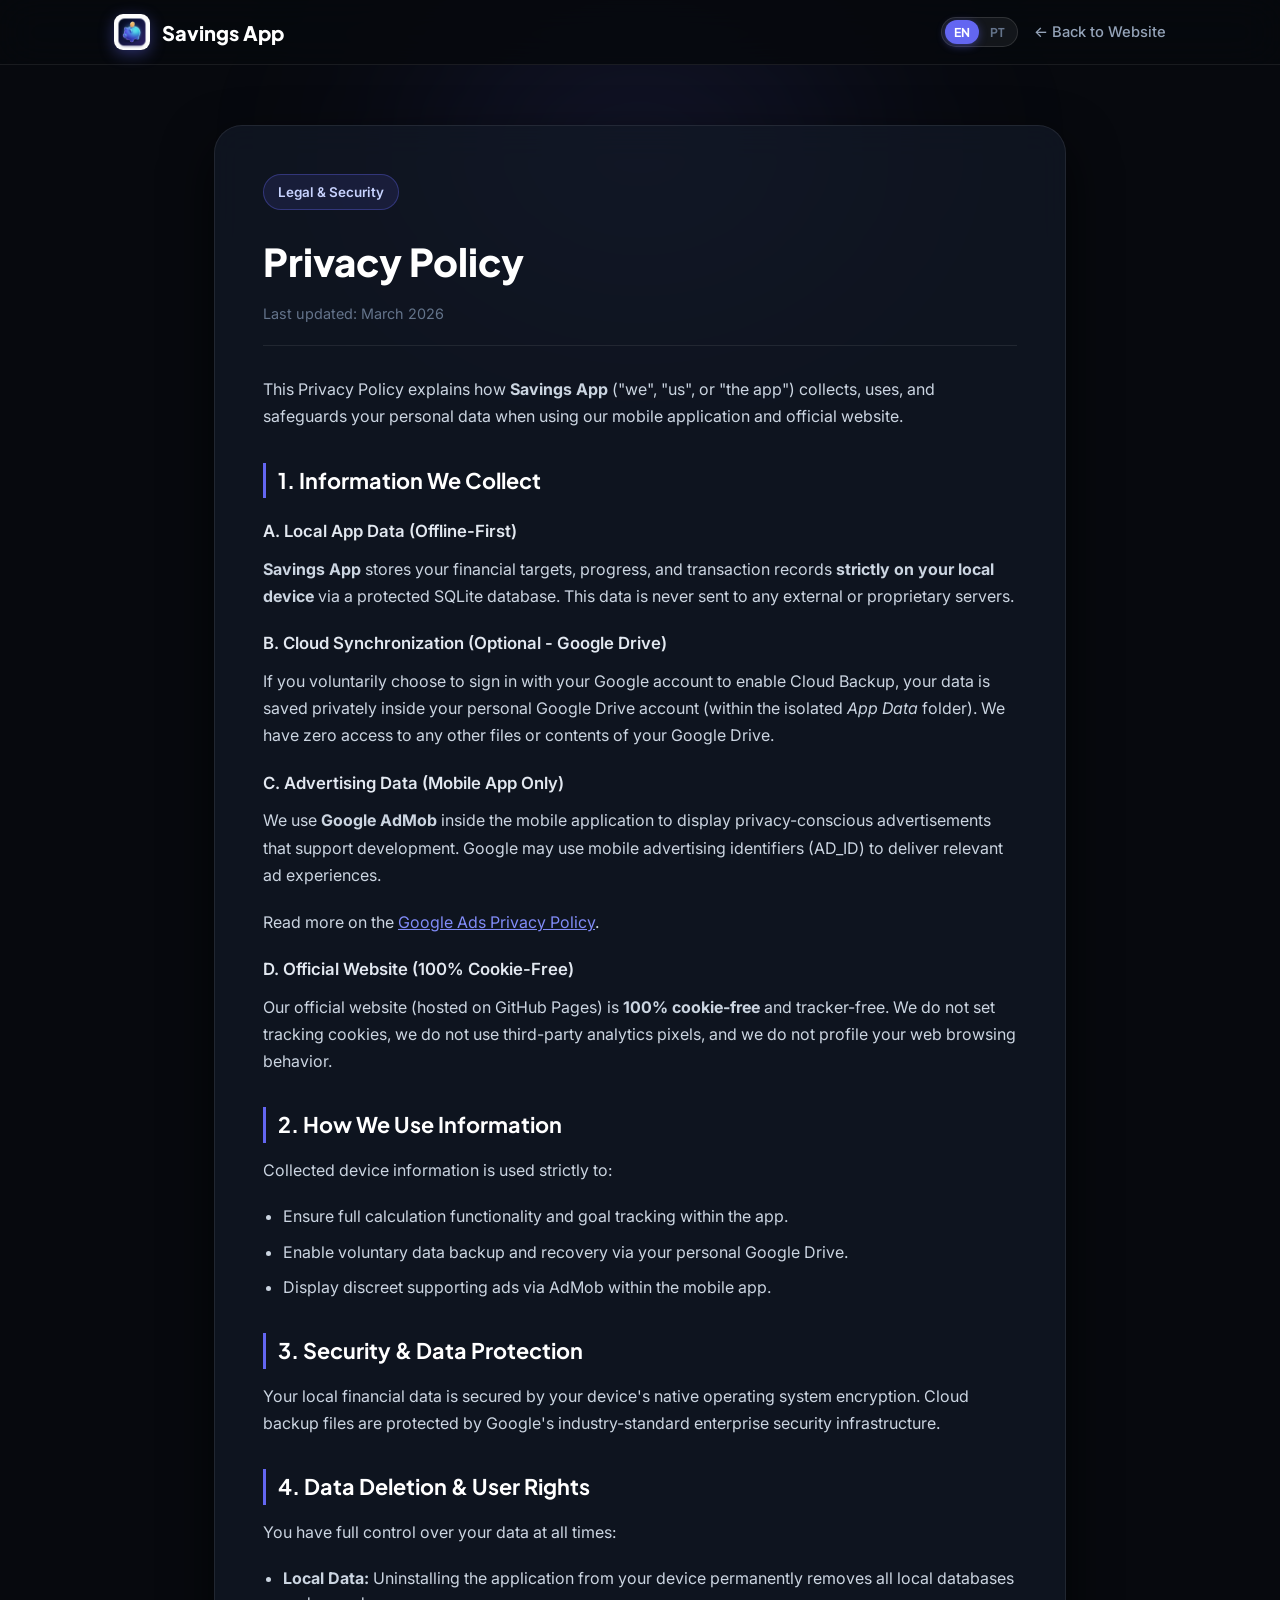
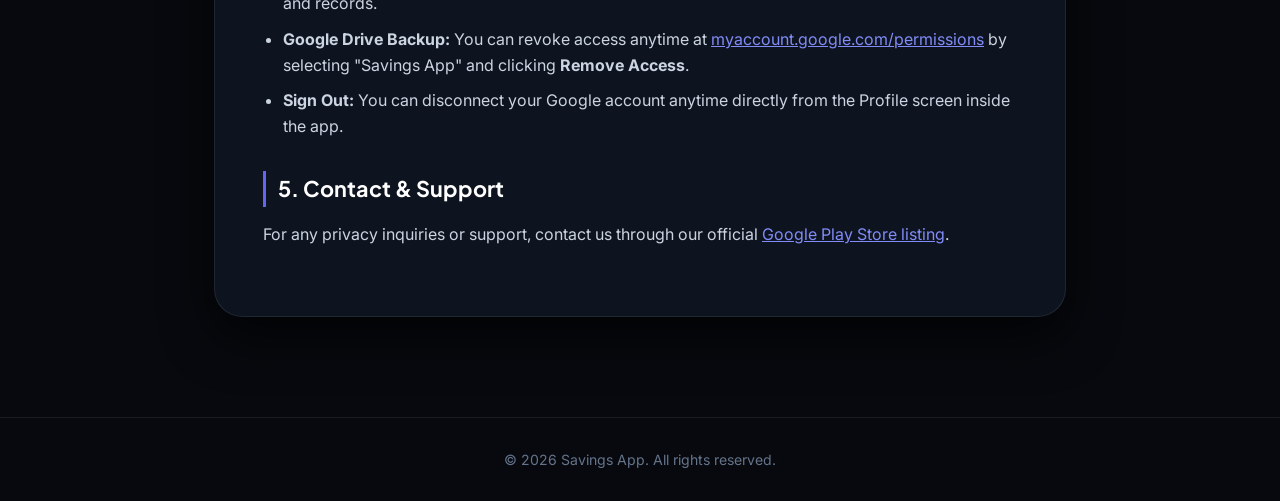
<file: privacy.html>
<!DOCTYPE html>
<html lang="en">

<head>
    <meta charset="UTF-8">
    <meta name="viewport" content="width=device-width, initial-scale=1.0">
    <title id="privacy-doc-title">Privacy Policy | Savings App</title>
    
    <link rel="preconnect" href="https://fonts.googleapis.com">
    <link rel="preconnect" href="https://fonts.gstatic.com" crossorigin>
    <link href="https://fonts.googleapis.com/css2?family=Plus+Jakarta+Sans:wght@400;500;600;700;800&family=Inter:wght@400;500;600;700&display=swap" rel="stylesheet">
    <link rel="icon" type="image/png" href="assets/icon.png">

    <style>
        :root {
            --bg-dark: #07090e;
            --bg-card: rgba(18, 24, 38, 0.75);
            --border-subtle: rgba(255, 255, 255, 0.08);
            --text-primary: #ffffff;
            --text-secondary: #94a3b8;
            --text-muted: #64748b;
            --primary: #6366f1;
            --emerald: #10b981;
            --grad-primary: linear-gradient(135deg, #6366f1 0%, #a855f7 50%, #ec4899 100%);
            --radius-md: 14px;
            --radius-xl: 28px;
            --radius-full: 9999px;
            --font-head: 'Plus Jakarta Sans', sans-serif;
            --font-body: 'Inter', sans-serif;
        }

        *, *::before, *::after {
            margin: 0;
            padding: 0;
            box-sizing: border-box;
        }

        body {
            background-color: var(--bg-dark);
            color: var(--text-primary);
            font-family: var(--font-body);
            min-height: 100vh;
            line-height: 1.65;
            position: relative;
        }

        .ambient-glow {
            position: absolute;
            top: -100px;
            left: 50%;
            transform: translateX(-50%);
            width: 700px;
            height: 500px;
            background: radial-gradient(ellipse at center, rgba(99, 102, 241, 0.15) 0%, transparent 70%);
            filter: blur(80px);
            pointer-events: none;
            z-index: 0;
        }

        .container {
            max-width: 900px;
            margin: 0 auto;
            padding: 0 24px;
            position: relative;
            z-index: 2;
        }

        /* Navbar */
        .navbar {
            background: rgba(7, 9, 14, 0.85);
            backdrop-filter: blur(20px);
            border-bottom: 1px solid var(--border-subtle);
            padding: 14px 0;
            position: sticky;
            top: 0;
            z-index: 100;
        }

        .nav-wrap {
            max-width: 1100px;
            margin: 0 auto;
            padding: 0 24px;
            display: flex;
            align-items: center;
            justify-content: space-between;
        }

        .nav-brand {
            display: flex;
            align-items: center;
            gap: 12px;
            text-decoration: none;
            color: #ffffff;
            font-family: var(--font-head);
            font-weight: 800;
            font-size: 1.25rem;
        }

        .nav-logo {
            width: 36px;
            height: 36px;
            border-radius: 9px;
            box-shadow: 0 4px 15px rgba(99, 102, 241, 0.4);
            object-fit: cover;
        }

        .nav-right {
            display: flex;
            align-items: center;
            gap: 16px;
        }

        .nav-link {
            color: var(--text-secondary);
            text-decoration: none;
            font-size: 0.92rem;
            font-weight: 500;
            transition: color 0.2s;
        }

        .nav-link:hover {
            color: #ffffff;
        }

        /* Language Switcher */
        .lang-switcher {
            display: inline-flex;
            align-items: center;
            background: rgba(255, 255, 255, 0.06);
            border: 1px solid rgba(255, 255, 255, 0.12);
            border-radius: var(--radius-full);
            padding: 2px 3px;
            gap: 2px;
        }

        .lang-btn {
            background: transparent;
            border: none;
            color: var(--text-muted);
            font-family: var(--font-head);
            font-size: 0.76rem;
            font-weight: 700;
            padding: 4px 9px;
            border-radius: var(--radius-full);
            cursor: pointer;
            transition: all 0.2s ease;
        }

        .lang-btn:hover {
            color: #ffffff;
        }

        .lang-btn.active {
            background: var(--primary);
            color: #ffffff;
            box-shadow: 0 2px 8px rgba(99, 102, 241, 0.45);
        }

        /* Main Legal Content */
        .legal-main {
            padding: 60px 0 100px;
        }

        .legal-card {
            background: var(--bg-card);
            border: 1px solid var(--border-subtle);
            border-radius: var(--radius-xl);
            padding: 48px;
            backdrop-filter: blur(16px);
            box-shadow: 0 20px 50px rgba(0, 0, 0, 0.7);
        }

        .pill-badge {
            display: inline-flex;
            align-items: center;
            gap: 8px;
            padding: 6px 14px;
            background: rgba(99, 102, 241, 0.12);
            border: 1px solid rgba(99, 102, 241, 0.35);
            border-radius: var(--radius-full);
            color: #c7d2fe;
            font-size: 0.84rem;
            font-weight: 600;
            margin-bottom: 20px;
        }

        .legal-title {
            font-family: var(--font-head);
            font-size: 2.4rem;
            font-weight: 800;
            margin-bottom: 8px;
            color: #ffffff;
        }

        .legal-date {
            font-size: 0.9rem;
            color: var(--text-muted);
            margin-bottom: 30px;
            padding-bottom: 20px;
            border-bottom: 1px solid var(--border-subtle);
        }

        .legal-body p {
            color: #cbd5e1;
            font-size: 1rem;
            line-height: 1.7;
            margin-bottom: 20px;
        }

        .legal-body h2 {
            font-family: var(--font-head);
            font-size: 1.35rem;
            font-weight: 700;
            color: #ffffff;
            margin: 32px 0 14px;
            border-left: 3px solid var(--primary);
            padding-left: 12px;
        }

        .legal-body h3 {
            font-size: 1.05rem;
            font-weight: 600;
            color: #e2e8f0;
            margin: 20px 0 10px;
        }

        .legal-body ul {
            margin: 0 0 24px 20px;
            color: #cbd5e1;
        }

        .legal-body li {
            margin-bottom: 10px;
            line-height: 1.6;
        }

        .legal-body a {
            color: #818cf8;
            text-decoration: underline;
        }

        .legal-body a:hover {
            color: #a5b4fc;
        }

        .footer {
            border-top: 1px solid var(--border-subtle);
            padding: 30px 0;
            text-align: center;
            font-size: 0.88rem;
            color: var(--text-muted);
        }

        @media (max-width: 768px) {
            .legal-card {
                padding: 28px 20px;
            }
            .legal-title {
                font-size: 1.8rem;
            }
        }
    </style>
</head>

<body>
    <div class="ambient-glow"></div>

    <nav class="navbar">
        <div class="nav-wrap">
            <a href="index.html" class="nav-brand">
                <img src="assets/icon.png" alt="Savings App Logo" class="nav-logo">
                <span>Savings App</span>
            </a>
            <div class="nav-right">
                <div class="lang-switcher" aria-label="Language Selector">
                    <button type="button" class="lang-btn active" onclick="setPrivacyLang('en')" id="lang-btn-en">EN</button>
                    <button type="button" class="lang-btn" onclick="setPrivacyLang('pt')" id="lang-btn-pt">PT</button>
                </div>
                <a href="index.html" class="nav-link" id="nav-back-link">← Back to Website</a>
            </div>
        </div>
    </nav>

    <main class="legal-main">
        <div class="container">
            <div class="legal-card" id="legal-card-content">
                <!-- Content injected dynamically -->
            </div>
        </div>
    </main>

    <footer class="footer">
        <p id="footer-copy-text">&copy; 2026 Savings App. All rights reserved.</p>
    </footer>

    <script>
        const privacyTranslations = {
            en: {
                docTitle: "Privacy Policy | Savings App",
                backLink: "← Back to Website",
                footerCopy: "&copy; 2026 Savings App. All rights reserved.",
                html: `
                    <div class="pill-badge">Legal & Security</div>
                    <h1 class="legal-title">Privacy Policy</h1>
                    <div class="legal-date">Last updated: March 2026</div>

                    <div class="legal-body">
                        <p>This Privacy Policy explains how <strong>Savings App</strong> ("we", "us", or "the app") collects, uses, and safeguards your personal data when using our mobile application and official website.</p>

                        <h2>1. Information We Collect</h2>
                        
                        <h3>A. Local App Data (Offline-First)</h3>
                        <p><strong>Savings App</strong> stores your financial targets, progress, and transaction records <strong>strictly on your local device</strong> via a protected SQLite database. This data is never sent to any external or proprietary servers.</p>

                        <h3>B. Cloud Synchronization (Optional - Google Drive)</h3>
                        <p>If you voluntarily choose to sign in with your Google account to enable Cloud Backup, your data is saved privately inside your personal Google Drive account (within the isolated <em>App Data</em> folder). We have zero access to any other files or contents of your Google Drive.</p>

                        <h3>C. Advertising Data (Mobile App Only)</h3>
                        <p>We use <strong>Google AdMob</strong> inside the mobile application to display privacy-conscious advertisements that support development. Google may use mobile advertising identifiers (AD_ID) to deliver relevant ad experiences.</p>
                        <p>Read more on the <a href="https://policies.google.com/technologies/ads" target="_blank" rel="noopener noreferrer">Google Ads Privacy Policy</a>.</p>

                        <h3>D. Official Website (100% Cookie-Free)</h3>
                        <p>Our official website (hosted on GitHub Pages) is <strong>100% cookie-free</strong> and tracker-free. We do not set tracking cookies, we do not use third-party analytics pixels, and we do not profile your web browsing behavior.</p>

                        <h2>2. How We Use Information</h2>
                        <p>Collected device information is used strictly to:</p>
                        <ul>
                            <li>Ensure full calculation functionality and goal tracking within the app.</li>
                            <li>Enable voluntary data backup and recovery via your personal Google Drive.</li>
                            <li>Display discreet supporting ads via AdMob within the mobile app.</li>
                        </ul>

                        <h2>3. Security & Data Protection</h2>
                        <p>Your local financial data is secured by your device's native operating system encryption. Cloud backup files are protected by Google's industry-standard enterprise security infrastructure.</p>

                        <h2 id="data-deletion">4. Data Deletion & User Rights</h2>
                        <p>You have full control over your data at all times:</p>
                        <ul>
                            <li><strong>Local Data:</strong> Uninstalling the application from your device permanently removes all local databases and records.</li>
                            <li><strong>Google Drive Backup:</strong> You can revoke access anytime at <a href="https://myaccount.google.com/permissions" target="_blank" rel="noopener noreferrer">myaccount.google.com/permissions</a> by selecting "Savings App" and clicking <strong>Remove Access</strong>.</li>
                            <li><strong>Sign Out:</strong> You can disconnect your Google account anytime directly from the Profile screen inside the app.</li>
                        </ul>

                        <h2>5. Contact & Support</h2>
                        <p>For any privacy inquiries or support, contact us through our official <a href="https://play.google.com/store/apps/details?id=com.bl.labs.savingsapp&hl=en-US&ah=6nPZxW0zlEnfRpXyiW2CA1B0YsE" target="_blank" rel="noopener noreferrer">Google Play Store listing</a>.</p>
                    </div>
                `
            },
            pt: {
                docTitle: "Política de Privacidade | Savings App",
                backLink: "← Voltar ao Website",
                footerCopy: "&copy; 2026 Savings App. Todos os direitos reservados.",
                html: `
                    <div class="pill-badge">Legal & Segurança</div>
                    <h1 class="legal-title">Política de Privacidade</h1>
                    <div class="legal-date">Última atualização: Março de 2026</div>

                    <div class="legal-body">
                        <p>Esta Política de Privacidade descreve como a <strong>Savings App</strong> ("nós" ou "a aplicação") recolhe, utiliza e protege as suas informações pessoais ao utilizar a nossa aplicação móvel e website oficial.</p>

                        <h2>1. Informações que Recolhemos</h2>
                        
                        <h3>A. Dados Locais na App (Offline-First)</h3>
                        <p>A <strong>Savings App</strong> armazena os seus objetivos financeiros, metas e transações <strong>exclusivamente de forma local</strong> no seu dispositivo através de uma base de dados SQLite protegida. Estes dados nunca são transmitidos para servidores proprietários nossos.</p>

                        <h3>B. Sincronização na Cloud (Opcional - Google Drive)</h3>
                        <p>Se optar por ativar a Cópia de Segurança na Cloud através do início de sessão com a sua conta Google, os dados são guardados de forma privada na sua própria conta Google Drive (pasta restrita <em>App Data</em>). Nós não temos acesso ao restante conteúdo da sua conta Google Drive.</p>

                        <h3>C. Dados de Publicidade (Apenas na App Móvel)</h3>
                        <p>Utilizamos o <strong>Google AdMob</strong> dentro da aplicação móvel para exibir anúncios discretos de suporte. A Google pode utilizar identificadores de publicidade do dispositivo para fornecer anúncios relevantes.</p>
                        <p>Consulte a <a href="https://policies.google.com/technologies/ads" target="_blank" rel="noopener noreferrer">Política de Privacidade de Anúncios da Google</a> para mais informações.</p>

                        <h3>D. Website Oficial (100% Livre de Cookies)</h3>
                        <p>O nosso website oficial é <strong>100% livre de cookies</strong> e de rastreadores. Não utilizamos cookies de seguimento, não usamos pixels de analítica de terceiros e não recolhemos perfis de navegação na web.</p>

                        <h2>2. Como Utilizamos as Informações</h2>
                        <p>As informações são estritamente utilizadas para:</p>
                        <ul>
                            <li>Garantir o pleno funcionamento e cálculo de metas da aplicação.</li>
                            <li>Permitir o backup e restauro voluntário via Google Drive.</li>
                            <li>Exibir publicidade discreta de suporte via AdMob dentro da app móvel.</li>
                        </ul>

                        <h2>3. Proteção e Segurança</h2>
                        <p>Os seus dados locais estão protegidos pela segurança nativa do seu dispositivo. Os dados de backup na cloud beneficiam dos mais avançados protocolos de segurança da infraestrutura Google.</p>

                        <h2 id="data-deletion">4. Eliminação de Dados</h2>
                        <p>Pode remover todos os dados associados à utilização da app:</p>
                        <ul>
                            <li><strong>Dados Locais:</strong> Desinstalar a app do dispositivo apaga permanentemente todas as metas e transações guardadas localmente.</li>
                            <li><strong>Dados na Cloud (Google Drive):</strong> Pode revogar o acesso em <a href="https://myaccount.google.com/permissions" target="_blank" rel="noopener noreferrer">myaccount.google.com/permissions</a> selecionando "Savings App" e clicando em <strong>Remover Acesso</strong>.</li>
                            <li><strong>Terminar Sessão:</strong> Pode desligar a sua conta Google diretamente no ecrã de Perfil dentro da app.</li>
                        </ul>

                        <h2>5. Contacto</h2>
                        <p>Para qualquer questão sobre privacidade, contacte-nos através do canal de suporte da <a href="https://play.google.com/store/apps/details?id=com.bl.labs.savingsapp&hl=en-US&ah=6nPZxW0zlEnfRpXyiW2CA1B0YsE" target="_blank" rel="noopener noreferrer">Google Play Store</a>.</p>
                    </div>
                `
            }
        };

        function setPrivacyLang(lang) {
            if (!privacyTranslations[lang]) lang = 'en';
            document.documentElement.lang = lang;
            localStorage.setItem('savings_app_lang', lang);

            document.getElementById('lang-btn-en').classList.toggle('active', lang === 'en');
            document.getElementById('lang-btn-pt').classList.toggle('active', lang === 'pt');

            document.getElementById('privacy-doc-title').textContent = privacyTranslations[lang].docTitle;
            document.getElementById('nav-back-link').textContent = privacyTranslations[lang].backLink;
            document.getElementById('footer-copy-text').innerHTML = privacyTranslations[lang].footerCopy;
            document.getElementById('legal-card-content').innerHTML = privacyTranslations[lang].html;
        }

        (function initPrivacyLang() {
            const urlParams = new URLSearchParams(window.location.search);
            const langParam = urlParams.get('lang');
            const savedLang = localStorage.getItem('savings_app_lang');
            
            let initialLang = 'en';
            if (langParam && privacyTranslations[langParam]) {
                initialLang = langParam;
            } else if (savedLang && privacyTranslations[savedLang]) {
                initialLang = savedLang;
            }

            setPrivacyLang(initialLang);
        })();
    </script>
</body>

</html>
</file>
